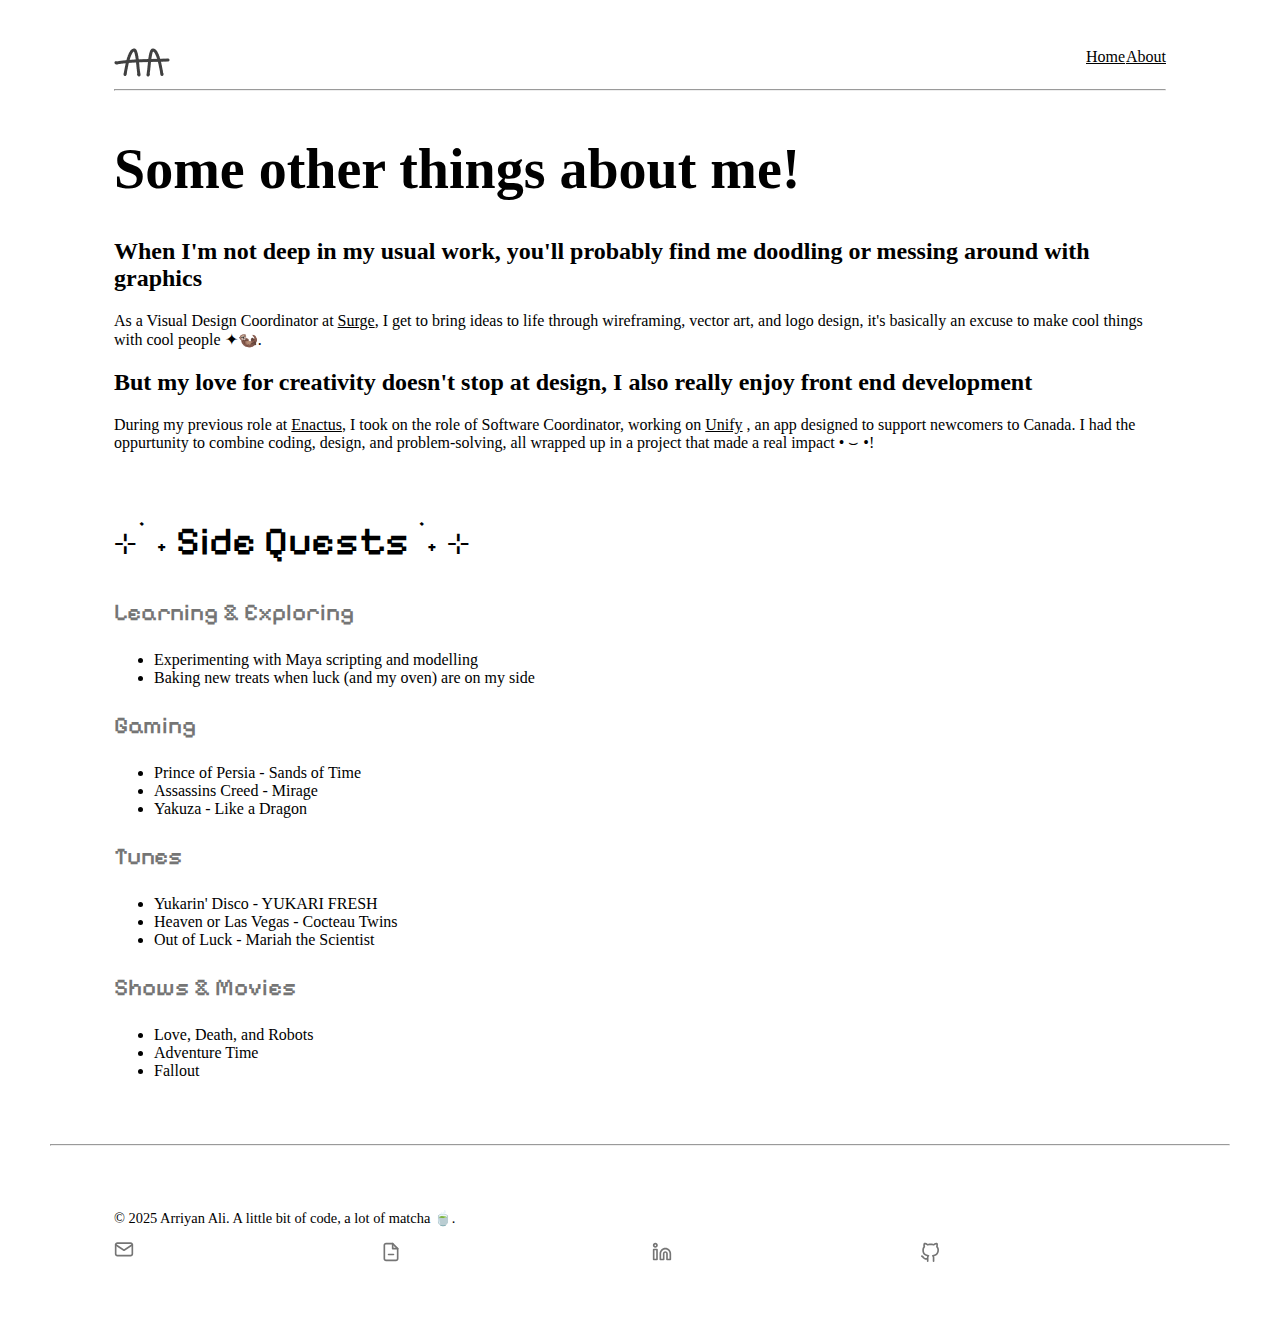
<file: pages/about.html>
<!DOCTYPE html>
<html lang="en">
<head>
  <meta charset="UTF-8">
  <link rel="stylesheet" href="../css/main.css">
  <link rel="stylesheet" href="../css/grid.css">
  <link rel="stylesheet" href="../css/fonts.css">
  <link rel="stylesheet" href="../css/about-style.css">
  <meta name="viewport" content="width=device-width, initial-scale=1.0">
  <meta name="description" content="A short bio about Arriyan Ali, a designer and storyteller.">
  <title>About Me</title>

  <!-- browser icon details below -->
  <link rel="shortcut icon" type="image/x-icon" href="/favicon/favicon.ico" />
  <link rel="apple-touch-icon" sizes="180x180" href="/favicon/apple-touch-icon.png">
  <link rel="icon" type="image/png" sizes="32x32" href="/favicon/favicon-32x32.png">
  <link rel="icon" type="image/png" sizes="16x16" href="/favicon/favicon-16x16.png">
  <link rel="manifest" href="/site.webmanifest">
  <meta name="msapplication-TileColor" content="#da532c">
  <meta name="theme-color" content="#ffffff">
</head>

<body>
  <div class="page-container">
    <!-- NAVIGATION SECTION -->
    <section class="nav-section grid nav-col">
      <a href="../index.html">
        <img class="nav-logo" src="../assets/navLogo.webp" alt="Arriyan Ali Logo, directs to homepage" width="56" height="29" >
      </a>
      <nav class="grid two-col">
        <a href="../index.html">Home</a>
        <a href="about.html">About</a>
      </nav>
    </section>
    <hr>
    <!-- END OF NAVIGATION -->

    <!-- MAIN ABOUT PAGE CONTENT SECTION -->
    <section class="grid leftbiased-two-col">
      <!-- MAIN BIO -->
      <div>
        <h1>Some other things about me!</h1>
        <h2>
          When I&apos;m not deep in my usual work, you&apos;ll probably find me doodling or messing around with graphics
        </h2>
        <p>
          As a Visual Design Coordinator at 
          <a href="https://sfusurge.com/" target="_blank">Surge</a>, 
          I get to bring ideas to life through wireframing, vector art, and logo 
          design, it&apos;s basically an excuse to make cool things with cool people &#10022;&#129446;.
        </p>

        <h2>
          But my love for creativity doesn&apos;t stop at design, I also really enjoy front end development
        </h2>
        <p>
          During my previous role at <a href="https://enactussfu.ca/#/projects/current-projects/unify" target="_blank">Enactus</a>, 
          I took on the role of Software Coordinator, 
          working on <a href="https://www.instagram.com/unifysocial.ca/" target="_blank">Unify</a>
          , an app designed to support 
          newcomers to Canada. I had the oppurtunity to combine coding, design, and 
          problem-solving, all wrapped up in a project that made a real impact &#8226; &#x2323; &#8226;!
        </p>
      </div>

      <!-- SOME HOBBIES AND INTERESTS -->
      <div class="hobbies">
        <h2>⊹ ࣪ ˖ Side Quests ࣪ ˖ ⊹</h2>

        <div>
          <h3>Learning &amp; Exploring</h3>
          <ul>
            <li>Experimenting with Maya scripting and modelling</li>
            <li>Baking new treats when luck (and my oven) are on my side</li>
          </ul>
        </div>

        <div>
          <h3>Gaming</h3>
          <ul>
            <li>Prince of Persia - Sands of Time</li>
            <li>Assassins Creed - Mirage</li>
            <li>Yakuza - Like a Dragon</li>
          </ul>
        </div>

        <div>
          <h3>Tunes</h3>
          <ul>
            <li>Yukarin&apos; Disco - YUKARI FRESH</li>
            <li>Heaven or Las Vegas - Cocteau Twins</li>
            <li>Out of Luck - Mariah the Scientist</li>
          </ul>
        </div>

        <div>
          <h3>Shows &amp; Movies</h3>
          <ul>
            <li>Love, Death, and Robots</li>
            <li>Adventure Time</li>
            <li>Fallout</li>
          </ul>
        </div>
      </div>
    </section>
  </div>

  <!-- FOOTER SECTION -->
  <footer>
    <hr>
    <section class="footer">
      <div class="copyright">
        <p>&copy; 2025 Arriyan Ali. A little bit of code, a lot of matcha &#x1F375;.</p>
      </div>

      <div class="grid four-col">
        <a href="#">
          <svg class="contact-svg" width="20" height="15" viewBox="0 0 20 15" fill="none" xmlns="http://www.w3.org/2000/svg" >
            <path fill-rule="evenodd" clip-rule="evenodd" d="M3.3331 1.96226C2.82418 1.96226 2.49132 2.34523 2.49132 2.70601V12.1178C2.49132 12.4786 2.82418 12.8615 3.3331 12.8615H16.6664C17.1754 12.8615 17.5082 12.4786 17.5082 12.1178V2.70601C17.5082 2.34523 17.1754 1.96226 16.6664 1.96226H3.3331ZM0.841553 2.70601C0.841553 1.3413 2.00869 0.3125 3.3331 0.3125H16.6664C17.9908 0.3125 19.158 1.3413 19.158 2.70601V12.1178C19.158 13.4825 17.9908 14.5113 16.6664 14.5113H3.3331C2.00869 14.5113 0.841553 13.4825 0.841553 12.1178V2.70601Z" fill="#757575"/>
            <path fill-rule="evenodd" clip-rule="evenodd" d="M0.9777 2.25202C1.22834 1.87159 1.73991 1.76637 2.12034 2.01701L9.99986 7.20822L17.8794 2.01701C18.2598 1.76637 18.7714 1.87159 19.022 2.25202C19.2727 2.63245 19.1674 3.14402 18.787 3.39466L10.4537 8.88486C10.1783 9.06626 9.82139 9.06626 9.54604 8.88486L1.21271 3.39466C0.832283 3.14402 0.727065 2.63245 0.9777 2.25202Z" fill="#757575"/>
            </svg>
        </a>

        <a href="#">
          <svg class="contact-svg" width="16" height="20" viewBox="0 0 16 20" fill="none" xmlns="http://www.w3.org/2000/svg" >
            <path fill-rule="evenodd" clip-rule="evenodd" d="M1.23806 1.57155C1.70531 1.1043 2.33905 0.841797 2.99985 0.841797H9.66652C9.88529 0.841797 10.0951 0.928704 10.2498 1.0834L15.2498 6.0834C15.4045 6.23809 15.4914 6.44791 15.4914 6.66668V16.6667C15.4914 17.3275 15.2289 17.9612 14.7616 18.4285C14.2944 18.8957 13.6607 19.1582 12.9998 19.1582H2.99985C2.33905 19.1582 1.70531 18.8957 1.23806 18.4285C0.770803 17.9612 0.508301 17.3275 0.508301 16.6667V3.33335C0.508301 2.67255 0.770802 2.03881 1.23806 1.57155ZM2.99985 2.49156C2.77659 2.49156 2.56248 2.58025 2.40462 2.73811C2.24675 2.89598 2.15806 3.11009 2.15806 3.33335V16.6667C2.15806 16.8899 2.24675 17.104 2.40462 17.2619C2.56248 17.4198 2.77659 17.5085 2.99985 17.5085H12.9998C13.2231 17.5085 13.4372 17.4198 13.5951 17.2619C13.7529 17.104 13.8416 16.8899 13.8416 16.6667V7.00836L9.32484 2.49156H2.99985Z" fill="#757575"/>
            <path fill-rule="evenodd" clip-rule="evenodd" d="M9.66668 0.841797C10.1222 0.841797 10.4916 1.21111 10.4916 1.66668V5.8418H14.6667C15.1222 5.8418 15.4916 6.21111 15.4916 6.66668C15.4916 7.12225 15.1222 7.49156 14.6667 7.49156H9.66668C9.21111 7.49156 8.8418 7.12225 8.8418 6.66668V1.66668C8.8418 1.21111 9.21111 0.841797 9.66668 0.841797Z" fill="#757575"/>
            <path fill-rule="evenodd" clip-rule="evenodd" d="M4.67505 12.4997C4.67505 12.0441 5.04436 11.6748 5.49993 11.6748H10.4999C10.9555 11.6748 11.3248 12.0441 11.3248 12.4997C11.3248 12.9553 10.9555 13.3246 10.4999 13.3246H5.49993C5.04436 13.3246 4.67505 12.9553 4.67505 12.4997Z" fill="#757575"/>
          </svg>
            
        </a>

        <a href="https://www.linkedin.com/in/arriyanali/" target="_blank">
          <svg class="contact-svg" width="20" height="19" viewBox="0 0 20 19" fill="none" xmlns="http://www.w3.org/2000/svg" >
            <path fill-rule="evenodd" clip-rule="evenodd" d="M13.3332 7.49156C12.2259 7.49156 11.1639 7.93144 10.3809 8.71442C9.59794 9.49741 9.15806 10.5594 9.15806 11.6667V16.6751H10.8416V11.6667C10.8416 11.0059 11.1041 10.3721 11.5714 9.90489C12.0386 9.43763 12.6724 9.17513 13.3332 9.17513C13.994 9.17513 14.6277 9.43763 15.095 9.90489C15.5622 10.3721 15.8247 11.0059 15.8247 11.6667V16.6751H17.5083V11.6667C17.5083 10.5594 17.0684 9.49741 16.2854 8.71442C15.5025 7.93144 14.4405 7.49156 13.3332 7.49156ZM9.21437 7.54787C10.3067 6.45549 11.7883 5.8418 13.3332 5.8418C14.878 5.8418 16.3596 6.45549 17.452 7.54787C18.5444 8.64024 19.1581 10.1218 19.1581 11.6667V17.5C19.1581 17.9556 18.7888 18.3249 18.3332 18.3249H14.9998C14.5443 18.3249 14.175 17.9556 14.175 17.5V11.6667C14.175 11.4434 14.0863 11.2293 13.9284 11.0714C13.7705 10.9136 13.5564 10.8249 13.3332 10.8249C13.1099 10.8249 12.8958 10.9136 12.738 11.0714C12.5801 11.2293 12.4914 11.4434 12.4914 11.6667V17.5C12.4914 17.9556 12.1221 18.3249 11.6665 18.3249H8.33318C7.87761 18.3249 7.5083 17.9556 7.5083 17.5V11.6667C7.5083 10.1218 8.12199 8.64024 9.21437 7.54787Z" fill="#757575"/>
            <path fill-rule="evenodd" clip-rule="evenodd" d="M0.841553 7.50017C0.841553 7.04461 1.21086 6.67529 1.66643 6.67529H4.99977C5.45534 6.67529 5.82465 7.04461 5.82465 7.50017V17.5002C5.82465 17.9557 5.45534 18.3251 4.99977 18.3251H1.66643C1.21086 18.3251 0.841553 17.9557 0.841553 17.5002V7.50017ZM2.49132 8.32506V16.6753H4.17489V8.32506H2.49132Z" fill="#757575"/>
            <path fill-rule="evenodd" clip-rule="evenodd" d="M3.3331 2.49107C2.8682 2.49107 2.49132 2.86795 2.49132 3.33286C2.49132 3.79776 2.8682 4.17464 3.3331 4.17464C3.79801 4.17464 4.17489 3.79776 4.17489 3.33286C4.17489 2.86795 3.79801 2.49107 3.3331 2.49107ZM0.841553 3.33286C0.841553 1.95681 1.95706 0.841309 3.3331 0.841309C4.70915 0.841309 5.82465 1.95681 5.82465 3.33286C5.82465 4.7089 4.70915 5.82441 3.3331 5.82441C1.95706 5.82441 0.841553 4.7089 0.841553 3.33286Z" fill="#757575"/>
          </svg>
        </a>

        <a href="#">
          <svg class="contact-svg" width="18" height="20" viewBox="0 0 18 20" fill="none" xmlns="http://www.w3.org/2000/svg" >
            <path fill-rule="evenodd" clip-rule="evenodd" d="M12.4343 1.90127C14.0446 0.885852 15.0897 0.703111 15.6611 0.716481C15.9794 0.723929 16.4301 0.859814 16.6852 1.30165C16.8462 1.58044 16.9084 1.89974 16.9364 2.1642C16.966 2.44354 16.9653 2.74678 16.9499 3.04488C16.9256 3.51294 16.8617 4.01965 16.791 4.48707C17.5234 5.43215 17.9998 6.60588 18 7.86931V7.86946C18 10.3366 17.2454 11.9898 15.9928 13.0431C15.1481 13.7534 14.1382 14.1365 13.1427 14.3548C13.1569 14.3907 13.1705 14.4268 13.1836 14.4631C13.3554 14.9401 13.426 15.4475 13.391 15.953V19.1656C13.391 19.6237 13.0197 19.9951 12.5616 19.9951C12.1034 19.9951 11.7321 19.6237 11.7321 19.1656V15.9226C11.7321 15.9008 11.7329 15.8791 11.7346 15.8575C11.7568 15.5753 11.7187 15.2916 11.6228 15.0252C11.5268 14.7589 11.3753 14.516 11.1783 14.3128C10.958 14.0855 10.8862 13.7527 10.9932 13.4549C11.1002 13.1571 11.3674 12.9461 11.682 12.911C12.951 12.7696 14.0969 12.4698 14.9251 11.7734C15.7129 11.1109 16.341 9.97785 16.341 7.86961M12.4343 1.90127C10.4723 1.34141 8.63234 1.47045 6.8418 1.91322C5.78872 1.24669 4.97716 0.935777 4.37923 0.803035C4.05031 0.730013 3.78714 0.711203 3.58651 0.716725C3.48641 0.71948 3.40283 0.728268 3.3354 0.739022C3.30173 0.744392 3.27222 0.750231 3.24683 0.756004C3.23414 0.758889 3.22249 0.761755 3.21189 0.764532C3.20658 0.765921 3.20154 0.767286 3.19676 0.768621C3.19437 0.769289 3.19204 0.769948 3.18978 0.770599C3.18865 0.770924 3.18754 0.771247 3.18644 0.771568L3.18481 0.772047C3.184 0.772285 3.1832 0.772522 3.41908 1.56777L3.1832 0.772522C2.94678 0.842648 2.75382 1.01433 2.65667 1.24099C2.20895 2.28556 2.12643 3.44529 2.41351 4.53502C1.66189 5.48859 1.25119 6.67282 1.25718 7.89675C1.25762 10.3486 2.01381 11.9915 3.26443 13.0431C4.11059 13.7546 5.1231 14.1421 6.12013 14.3684C6.10619 14.4033 6.09279 14.4384 6.07992 14.4737C5.90787 14.9459 5.83514 15.4484 5.86613 15.9498V16.0076C5.23169 16.1376 4.77414 16.1194 4.43615 16.0403C4.01186 15.941 3.69757 15.7277 3.40646 15.4366C3.25623 15.2863 3.11539 15.1186 2.9657 14.9311C2.92669 14.8822 2.88537 14.8298 2.84254 14.7754C2.73227 14.6355 2.61201 14.4828 2.49553 14.3461C2.16839 13.962 1.71188 13.5032 1.03087 13.3329C0.586432 13.2218 0.136072 13.492 0.0249628 13.9365C-0.0861466 14.3809 0.184069 14.8312 0.628507 14.9424C0.78549 14.9816 0.957471 15.0988 1.23264 15.4219C1.32757 15.5333 1.4161 15.6457 1.51707 15.7739C1.5644 15.834 1.61446 15.8976 1.66919 15.9661C1.83049 16.1682 2.01698 16.3933 2.23338 16.6097C2.67551 17.0518 3.25158 17.4669 4.05809 17.6557C4.59084 17.7804 5.1874 17.7977 5.86613 17.6928V19.1656C5.86613 19.6237 6.23751 19.9951 6.69562 19.9951C7.15374 19.9951 7.52512 19.6237 7.52512 19.1656V16.6709C7.52541 16.6583 7.52541 16.6456 7.52512 16.633V15.9226C7.52512 15.9031 7.52443 15.8837 7.52307 15.8644C7.50343 15.585 7.54281 15.3047 7.63867 15.0416C7.73452 14.7786 7.88469 14.5386 8.07941 14.3374C8.2981 14.1114 8.3702 13.7812 8.26559 13.4846C8.16098 13.188 7.89765 12.9761 7.58557 12.9374C6.31239 12.7792 5.16324 12.4722 4.33211 11.7734C3.54259 11.1095 2.91617 9.98351 2.91617 7.8946C2.91617 7.89368 2.91617 7.89275 2.91616 7.89182L2.91615 7.89019C2.91103 6.92599 3.27956 5.99729 3.94442 5.29896C4.16331 5.06905 4.23179 4.73438 4.1208 4.43697C3.87842 3.7875 3.84065 3.08408 4.00528 2.41943C4.01004 2.42046 4.01484 2.42151 4.01968 2.42259C4.42967 2.51361 5.15415 2.77331 6.23376 3.49701C6.43322 3.63071 6.68084 3.67142 6.91261 3.60861C8.73216 3.11547 10.4623 2.98984 12.302 3.59585C12.5449 3.67584 12.811 3.63937 13.0234 3.49701C14.1538 2.73929 14.8936 2.49058 15.2931 2.41097C15.3041 2.56041 15.3042 2.74432 15.2931 2.9589C15.2671 3.45964 15.1845 4.04419 15.0949 4.59333C15.0548 4.83877 15.127 5.08925 15.2915 5.27575C15.9464 6.01814 16.3408 6.93453 16.341 7.86946" fill="#757575"/>
          </svg> 
        </a>
      </div>
    </section>
  </footer>
  <!-- END OF FOOTER -->
  
</body>
</html>
</file>
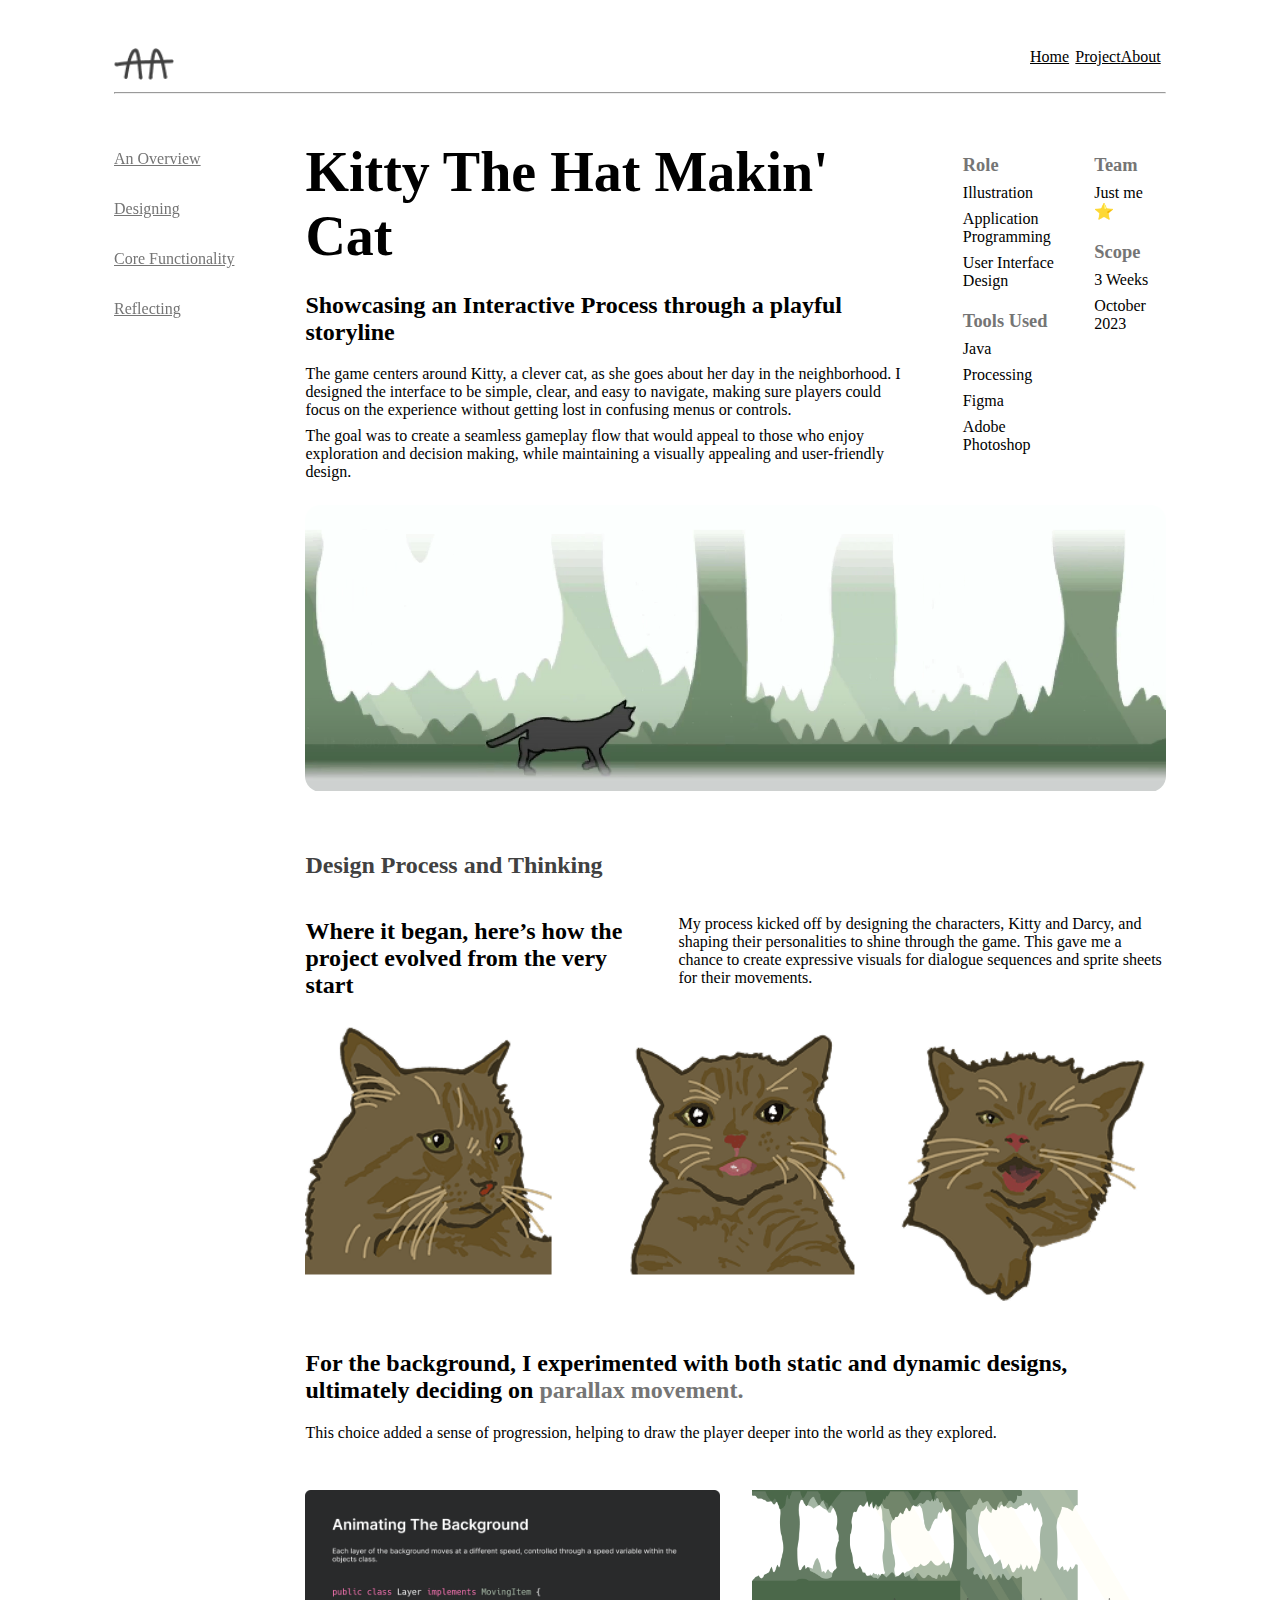
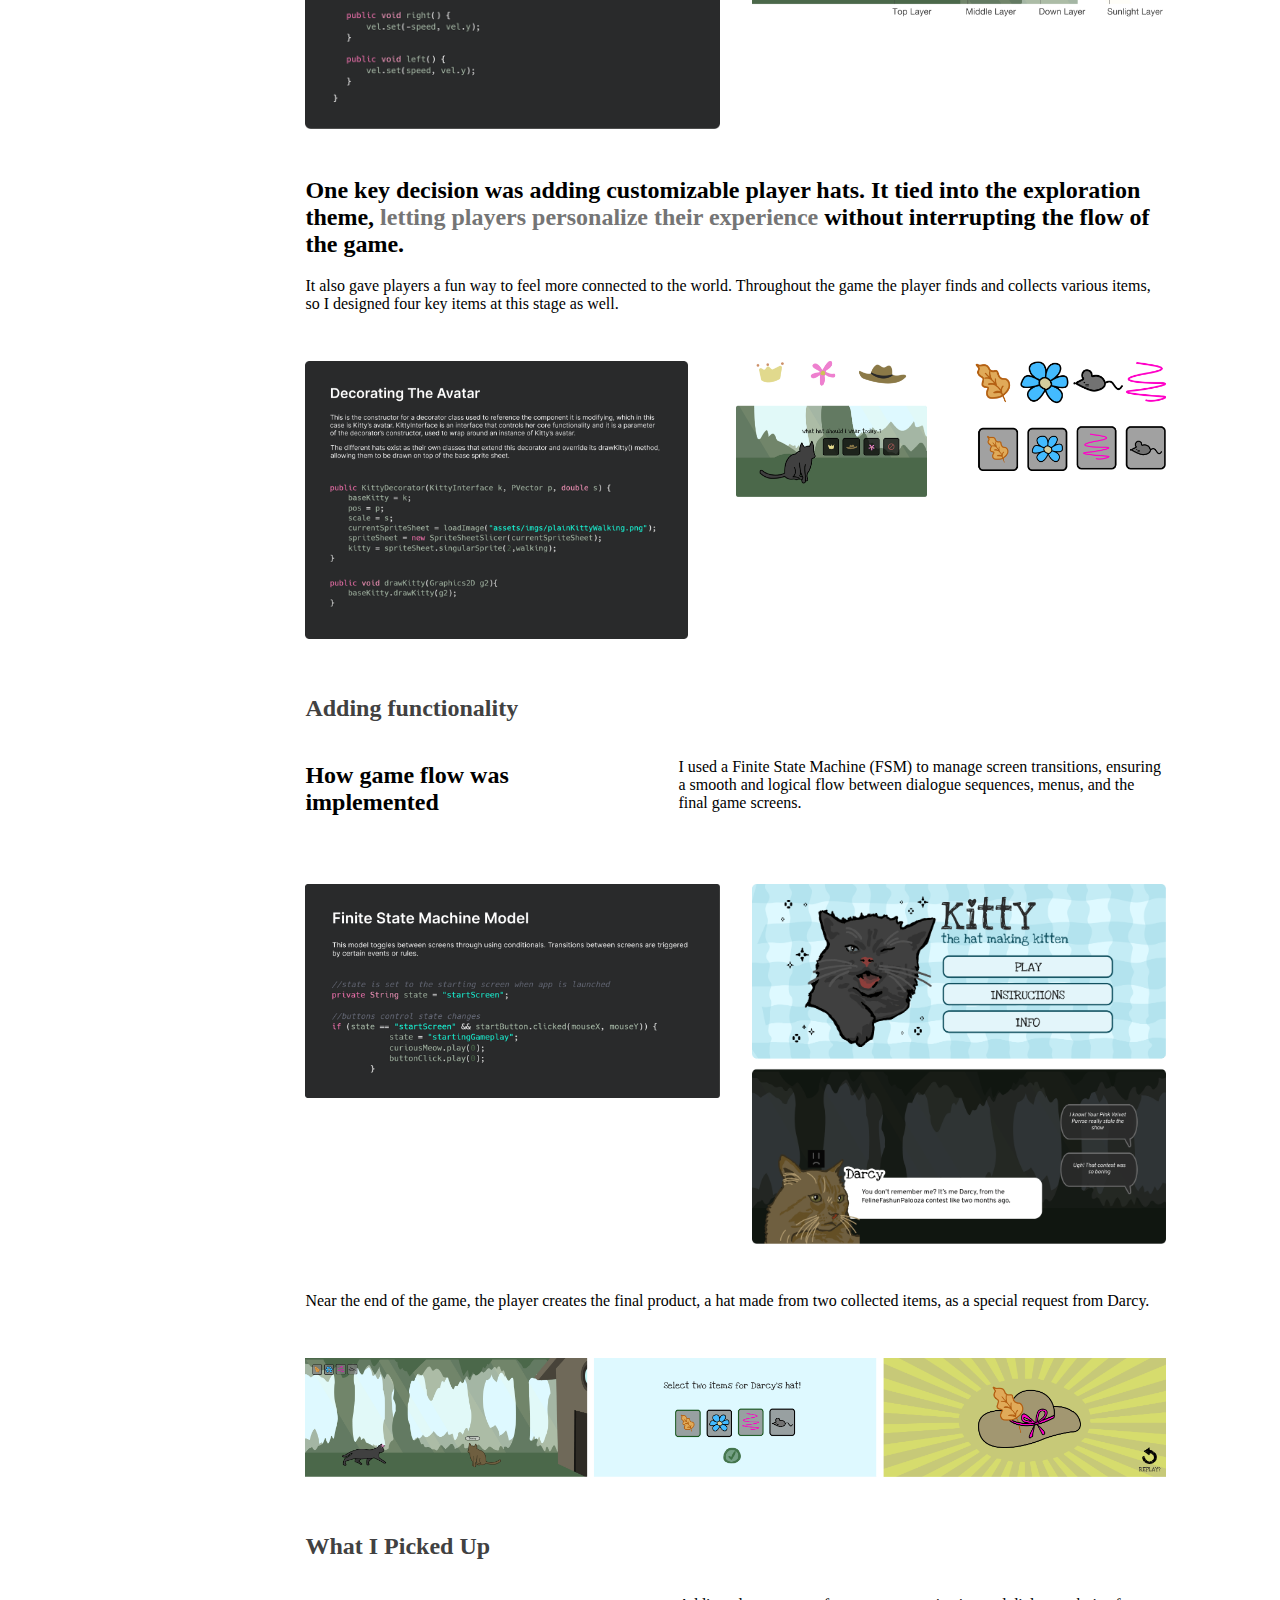
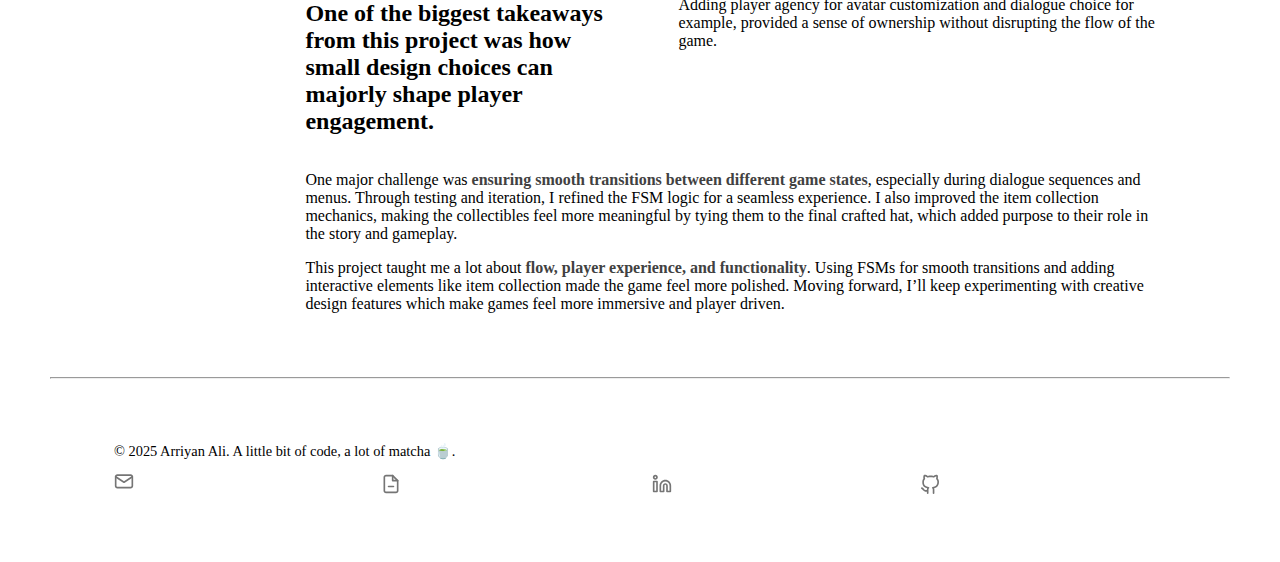
<file: pages/kittyProject.html>
<!DOCTYPE html>
<html lang="en">
<head>
  <meta charset="UTF-8">
  <link rel="stylesheet" href="../css/main.css">
  <link rel="stylesheet" href="../css/grid.css">
  <link rel="stylesheet" href="../css/fonts.css">
  <link rel="stylesheet" href="../css/proj-style.css">
  <meta name="viewport" content="width=device-width, initial-scale=1.0">
  <meta name="description" content="Arriyan Ali's Kitty The Hat Makin' Cat project.">
  <title>Game Project</title>
</head>
<body>
  <div class="page-container">
    <!-- NAVIGATION SECTION -->
    <section class="nav-section grid nav-col">
      <a href="../index.html">
        <img class="nav-logo" src="../assets/navLogo.webp" loading="lazy" alt="Arriyan Ali Logo, directs to homepage" width="60" height="32">
      </a>
      <nav class="grid three-col">
        <a href="../index.html">Home</a>
        <a href="kittyProject.html">Project</a>
        <a href="about.html">About</a>
      </nav>
    </section>
    <hr>
    <!-- END OF NAVIGATION -->

    <!-- PROJECT PAGE CONTENT SECTION -->
     <section class="grid proj-col">
      <div class="grid sidebar-sections">
        <a href="#overview">An Overview</a>
        <a href="#design">Designing</a>
        <a href="#functionality">Core Functionality</a>
        <a href="#reflection">Reflecting</a>
      </div>

      <div>
        <!-- OVERVIEW SECTION -->
        <section id="overview" class="grid proj-overview-col">
          <div>
            <h1 class="page-title">Kitty The Hat Makin&#39; Cat</h1>
            <h2>Showcasing an Interactive Process through a playful storyline</h2>
            <p>
              The game centers around Kitty, a clever cat, as she goes about her day 
              in the neighborhood.  I designed the interface to be simple, clear, and 
              easy to navigate, making sure players could focus on the experience without 
              getting lost in confusing menus or controls.
            </p>
            <p>
              The goal was to create a seamless gameplay flow that would appeal to those who 
              enjoy exploration and decision making, while maintaining a visually appealing 
              and user-friendly design.
            </p>
          </div>

          <div class="grid overview-details-col">
            <div>
              <p class="overview-title">Role</p>
              <p>Illustration</p>
              <p>Application Programming</p>
              <p>User Interface Design</p>
  
              <p class="overview-title">Tools Used</p>
              <p>Java</p>
              <p>Processing</p>
              <p>Figma</p>
              <p>Adobe Photoshop</p>
            </div>
  
            <div>
              <p class="overview-title">Team</p>
              <p>Just me &#11088;</p>
  
              <p class="overview-title">Scope</p>
              <p>3 Weeks</p>
              <p>October 2023</p>
            </div>
          </div>
        </section>
        <!-- END OF OVERVIEW SECTION -->

        <!-- PROJECT PROCESS/CONTENT SECTION-->
        <video class="proj-video" controls autoplay loop muted poster="../assets//proj-images/projBannervid.mp4">
          <source src="../assets//proj-images//projBannervid.mp4" type="video/mp4">
          Your browser does not support the video tag.
        </video>

        <!-- DESIGN SECTION-->
        <section id="design">
          <h2 class="section-header">Design Process and Thinking</h2>
          <div class="grid paragraph-col">
            <h2>Where it began, here&rsquo;s how the project evolved from the very start</h2>
            <p>
              My process kicked off by designing the characters, Kitty and Darcy, 
              and shaping their personalities to shine through the game. This gave 
              me a chance to create expressive visuals for dialogue sequences and 
              sprite sheets for their movements.
            </p>
          </div>
          <img class="proj-img proj-first-img" src="../assets/proj-images/charPersonality.png" loading="lazy" alt="Cat character faces in the game" width="688" height="226">

          <div class="paragraph-detail">
            <h2>For the background, I experimented with both static and dynamic designs, ultimately deciding on <b>parallax movement.</b></h2>
            <p>This choice added a sense of progression, helping to draw the player deeper into the world as they explored.</p>
          </div>
          
          <div class="grid two-col paragraph-detail">
            <img src="../assets/proj-images/layerCode.png" loading="lazy" alt="Code controlling the movement of the layers" width="920" height="530">
            <img  src="../assets/proj-images/backgroundLayers.png" loading="lazy" alt="The game environment layers separated and highlighted " width="1366" height="428">
          </div>

          <div class="paragraph-detail">
            <h2>
              One key decision was adding customizable player hats. It tied into the exploration theme, 
              <b>letting players personalize their experience</b> without interrupting the flow of the game.
            </h2>
            <p>
              It also gave players a fun way to feel more connected to the world. Throughout the game the 
              player finds and collects various items, so I designed four key items at this stage as well.
            </p>
          </div>

          <div class="grid three-col-leftbias paragraph-detail">
            <img src="../assets/proj-images/avatarDecorCode.png" loading="lazy" alt="Code displaying avatar customization" width="1174" height="852">
            <img src="../assets/proj-images/avatarDecor.png" loading="lazy" alt="Showcasing avatar customization options" width="762" height="541">
            <img src="../assets/proj-images/worldItems.png" loading="lazy" alt="Items within the game world" width="706" height="404">
          </div>
        </section>
        <!-- END OF DESIGN SECTION-->


        <!-- FUNCTIONALITY SECTION-->
        <section id="functionality">
          <h2 class="section-header">Adding functionality</h2>
          <div class="grid paragraph-col">
            <h2>How game flow was implemented</h2>
            <p>
              I used a Finite State Machine (FSM) to manage screen transitions, 
              ensuring a smooth and logical flow between dialogue sequences, menus, 
              and the final game screens.
            </p>
          </div>

          <div class="grid two-col paragraph-detail">
            <img src="../assets/proj-images/FSMcode.png" loading="lazy" alt="Code describing the Finite State Machine model" width="650" height="374">
            <img src="../assets/proj-images/dialogueScreen.png" loading="lazy" alt="The menu and dialogue game screens" width="1282" height="664">
          </div>

          <p class="paragraph-detail">
            Near the end of the game, the player creates the final product, a hat 
            made from two collected items, as a special request from Darcy.
          </p>
          <img class="proj-img paragraph-detail" src="../assets/proj-images/gameFlow.png" loading="lazy" alt="Showing the flow of screens througout the game" width="3156" height="437">

        </section>
        <!-- END OF FUNCTIONALITY SECTION -->

        <!-- REFLECTION SECTION-->
        <section id="reflection">
          <h2 class="section-header">What I Picked Up</h2>
          <div class="grid paragraph-col">
            <h2>One of the biggest takeaways from this project was how small design choices can majorly shape player engagement.</h2>
            <p>
              Adding player agency for avatar customization and dialogue choice for example, 
              provided a sense of ownership without disrupting the flow of the game.
            </p>
          </div>

          <p>
            One major challenge was <b>ensuring smooth transitions between different game states</b>, 
            especially during dialogue sequences and menus. Through testing and iteration, I 
            refined the FSM logic for a seamless experience. I also improved the item collection 
            mechanics, making the collectibles feel more meaningful by tying them to the final 
            crafted hat, which added purpose to their role in the story and gameplay.
          </p>

          <p>
            This project taught me a lot about <b>flow, player experience, and functionality</b>. 
            Using FSMs for smooth transitions and adding interactive elements like item collection 
            made the game feel more polished. Moving forward, I&rsquo;ll keep experimenting with 
            creative design features which make games feel more immersive and player driven.
          </p>
        </section>
        <!-- END OF REFLECTION SECTION -->

        <!-- END OF PROJECT PROCESS/CONTENT SECTION-->
      </div>
    </section>
    <!-- END OF PROJECT PAGE CONTENT SECTION -->
  </div>

  <!-- FOOTER SECTION -->
  <footer>
    <hr>
    <section class="footer">
      <div class="copyright">
        <p>&copy; 2025 Arriyan Ali. A little bit of code, a lot of matcha &#x1F375;.</p>
      </div>

      <div class="grid four-col">
        <a href="#">
          <svg class="contact-svg" width="20" height="15" viewBox="0 0 20 15" fill="none" xmlns="http://www.w3.org/2000/svg">
            <path fill-rule="evenodd" clip-rule="evenodd" d="M3.3331 1.96226C2.82418 1.96226 2.49132 2.34523 2.49132 2.70601V12.1178C2.49132 12.4786 2.82418 12.8615 3.3331 12.8615H16.6664C17.1754 12.8615 17.5082 12.4786 17.5082 12.1178V2.70601C17.5082 2.34523 17.1754 1.96226 16.6664 1.96226H3.3331ZM0.841553 2.70601C0.841553 1.3413 2.00869 0.3125 3.3331 0.3125H16.6664C17.9908 0.3125 19.158 1.3413 19.158 2.70601V12.1178C19.158 13.4825 17.9908 14.5113 16.6664 14.5113H3.3331C2.00869 14.5113 0.841553 13.4825 0.841553 12.1178V2.70601Z" fill="#757575"/>
            <path fill-rule="evenodd" clip-rule="evenodd" d="M0.9777 2.25202C1.22834 1.87159 1.73991 1.76637 2.12034 2.01701L9.99986 7.20822L17.8794 2.01701C18.2598 1.76637 18.7714 1.87159 19.022 2.25202C19.2727 2.63245 19.1674 3.14402 18.787 3.39466L10.4537 8.88486C10.1783 9.06626 9.82139 9.06626 9.54604 8.88486L1.21271 3.39466C0.832283 3.14402 0.727065 2.63245 0.9777 2.25202Z" fill="#757575"/>
            </svg>
        </a>

        <a href="#">
          <svg class="contact-svg" width="16" height="20" viewBox="0 0 16 20" fill="none" xmlns="http://www.w3.org/2000/svg" >
            <path fill-rule="evenodd" clip-rule="evenodd" d="M1.23806 1.57155C1.70531 1.1043 2.33905 0.841797 2.99985 0.841797H9.66652C9.88529 0.841797 10.0951 0.928704 10.2498 1.0834L15.2498 6.0834C15.4045 6.23809 15.4914 6.44791 15.4914 6.66668V16.6667C15.4914 17.3275 15.2289 17.9612 14.7616 18.4285C14.2944 18.8957 13.6607 19.1582 12.9998 19.1582H2.99985C2.33905 19.1582 1.70531 18.8957 1.23806 18.4285C0.770803 17.9612 0.508301 17.3275 0.508301 16.6667V3.33335C0.508301 2.67255 0.770802 2.03881 1.23806 1.57155ZM2.99985 2.49156C2.77659 2.49156 2.56248 2.58025 2.40462 2.73811C2.24675 2.89598 2.15806 3.11009 2.15806 3.33335V16.6667C2.15806 16.8899 2.24675 17.104 2.40462 17.2619C2.56248 17.4198 2.77659 17.5085 2.99985 17.5085H12.9998C13.2231 17.5085 13.4372 17.4198 13.5951 17.2619C13.7529 17.104 13.8416 16.8899 13.8416 16.6667V7.00836L9.32484 2.49156H2.99985Z" fill="#757575"/>
            <path fill-rule="evenodd" clip-rule="evenodd" d="M9.66668 0.841797C10.1222 0.841797 10.4916 1.21111 10.4916 1.66668V5.8418H14.6667C15.1222 5.8418 15.4916 6.21111 15.4916 6.66668C15.4916 7.12225 15.1222 7.49156 14.6667 7.49156H9.66668C9.21111 7.49156 8.8418 7.12225 8.8418 6.66668V1.66668C8.8418 1.21111 9.21111 0.841797 9.66668 0.841797Z" fill="#757575"/>
            <path fill-rule="evenodd" clip-rule="evenodd" d="M4.67505 12.4997C4.67505 12.0441 5.04436 11.6748 5.49993 11.6748H10.4999C10.9555 11.6748 11.3248 12.0441 11.3248 12.4997C11.3248 12.9553 10.9555 13.3246 10.4999 13.3246H5.49993C5.04436 13.3246 4.67505 12.9553 4.67505 12.4997Z" fill="#757575"/>
          </svg>
            
        </a>

        <a href="#">
          <svg class="contact-svg" width="20" height="19" viewBox="0 0 20 19" fill="none" xmlns="http://www.w3.org/2000/svg" >
            <path fill-rule="evenodd" clip-rule="evenodd" d="M13.3332 7.49156C12.2259 7.49156 11.1639 7.93144 10.3809 8.71442C9.59794 9.49741 9.15806 10.5594 9.15806 11.6667V16.6751H10.8416V11.6667C10.8416 11.0059 11.1041 10.3721 11.5714 9.90489C12.0386 9.43763 12.6724 9.17513 13.3332 9.17513C13.994 9.17513 14.6277 9.43763 15.095 9.90489C15.5622 10.3721 15.8247 11.0059 15.8247 11.6667V16.6751H17.5083V11.6667C17.5083 10.5594 17.0684 9.49741 16.2854 8.71442C15.5025 7.93144 14.4405 7.49156 13.3332 7.49156ZM9.21437 7.54787C10.3067 6.45549 11.7883 5.8418 13.3332 5.8418C14.878 5.8418 16.3596 6.45549 17.452 7.54787C18.5444 8.64024 19.1581 10.1218 19.1581 11.6667V17.5C19.1581 17.9556 18.7888 18.3249 18.3332 18.3249H14.9998C14.5443 18.3249 14.175 17.9556 14.175 17.5V11.6667C14.175 11.4434 14.0863 11.2293 13.9284 11.0714C13.7705 10.9136 13.5564 10.8249 13.3332 10.8249C13.1099 10.8249 12.8958 10.9136 12.738 11.0714C12.5801 11.2293 12.4914 11.4434 12.4914 11.6667V17.5C12.4914 17.9556 12.1221 18.3249 11.6665 18.3249H8.33318C7.87761 18.3249 7.5083 17.9556 7.5083 17.5V11.6667C7.5083 10.1218 8.12199 8.64024 9.21437 7.54787Z" fill="#757575"/>
            <path fill-rule="evenodd" clip-rule="evenodd" d="M0.841553 7.50017C0.841553 7.04461 1.21086 6.67529 1.66643 6.67529H4.99977C5.45534 6.67529 5.82465 7.04461 5.82465 7.50017V17.5002C5.82465 17.9557 5.45534 18.3251 4.99977 18.3251H1.66643C1.21086 18.3251 0.841553 17.9557 0.841553 17.5002V7.50017ZM2.49132 8.32506V16.6753H4.17489V8.32506H2.49132Z" fill="#757575"/>
            <path fill-rule="evenodd" clip-rule="evenodd" d="M3.3331 2.49107C2.8682 2.49107 2.49132 2.86795 2.49132 3.33286C2.49132 3.79776 2.8682 4.17464 3.3331 4.17464C3.79801 4.17464 4.17489 3.79776 4.17489 3.33286C4.17489 2.86795 3.79801 2.49107 3.3331 2.49107ZM0.841553 3.33286C0.841553 1.95681 1.95706 0.841309 3.3331 0.841309C4.70915 0.841309 5.82465 1.95681 5.82465 3.33286C5.82465 4.7089 4.70915 5.82441 3.3331 5.82441C1.95706 5.82441 0.841553 4.7089 0.841553 3.33286Z" fill="#757575"/>
          </svg>
        </a>

        <a href="#">
          <svg class="contact-svg" width="18" height="20" viewBox="0 0 18 20" fill="none" xmlns="http://www.w3.org/2000/svg" >
            <path fill-rule="evenodd" clip-rule="evenodd" d="M12.4343 1.90127C14.0446 0.885852 15.0897 0.703111 15.6611 0.716481C15.9794 0.723929 16.4301 0.859814 16.6852 1.30165C16.8462 1.58044 16.9084 1.89974 16.9364 2.1642C16.966 2.44354 16.9653 2.74678 16.9499 3.04488C16.9256 3.51294 16.8617 4.01965 16.791 4.48707C17.5234 5.43215 17.9998 6.60588 18 7.86931V7.86946C18 10.3366 17.2454 11.9898 15.9928 13.0431C15.1481 13.7534 14.1382 14.1365 13.1427 14.3548C13.1569 14.3907 13.1705 14.4268 13.1836 14.4631C13.3554 14.9401 13.426 15.4475 13.391 15.953V19.1656C13.391 19.6237 13.0197 19.9951 12.5616 19.9951C12.1034 19.9951 11.7321 19.6237 11.7321 19.1656V15.9226C11.7321 15.9008 11.7329 15.8791 11.7346 15.8575C11.7568 15.5753 11.7187 15.2916 11.6228 15.0252C11.5268 14.7589 11.3753 14.516 11.1783 14.3128C10.958 14.0855 10.8862 13.7527 10.9932 13.4549C11.1002 13.1571 11.3674 12.9461 11.682 12.911C12.951 12.7696 14.0969 12.4698 14.9251 11.7734C15.7129 11.1109 16.341 9.97785 16.341 7.86961M12.4343 1.90127C10.4723 1.34141 8.63234 1.47045 6.8418 1.91322C5.78872 1.24669 4.97716 0.935777 4.37923 0.803035C4.05031 0.730013 3.78714 0.711203 3.58651 0.716725C3.48641 0.71948 3.40283 0.728268 3.3354 0.739022C3.30173 0.744392 3.27222 0.750231 3.24683 0.756004C3.23414 0.758889 3.22249 0.761755 3.21189 0.764532C3.20658 0.765921 3.20154 0.767286 3.19676 0.768621C3.19437 0.769289 3.19204 0.769948 3.18978 0.770599C3.18865 0.770924 3.18754 0.771247 3.18644 0.771568L3.18481 0.772047C3.184 0.772285 3.1832 0.772522 3.41908 1.56777L3.1832 0.772522C2.94678 0.842648 2.75382 1.01433 2.65667 1.24099C2.20895 2.28556 2.12643 3.44529 2.41351 4.53502C1.66189 5.48859 1.25119 6.67282 1.25718 7.89675C1.25762 10.3486 2.01381 11.9915 3.26443 13.0431C4.11059 13.7546 5.1231 14.1421 6.12013 14.3684C6.10619 14.4033 6.09279 14.4384 6.07992 14.4737C5.90787 14.9459 5.83514 15.4484 5.86613 15.9498V16.0076C5.23169 16.1376 4.77414 16.1194 4.43615 16.0403C4.01186 15.941 3.69757 15.7277 3.40646 15.4366C3.25623 15.2863 3.11539 15.1186 2.9657 14.9311C2.92669 14.8822 2.88537 14.8298 2.84254 14.7754C2.73227 14.6355 2.61201 14.4828 2.49553 14.3461C2.16839 13.962 1.71188 13.5032 1.03087 13.3329C0.586432 13.2218 0.136072 13.492 0.0249628 13.9365C-0.0861466 14.3809 0.184069 14.8312 0.628507 14.9424C0.78549 14.9816 0.957471 15.0988 1.23264 15.4219C1.32757 15.5333 1.4161 15.6457 1.51707 15.7739C1.5644 15.834 1.61446 15.8976 1.66919 15.9661C1.83049 16.1682 2.01698 16.3933 2.23338 16.6097C2.67551 17.0518 3.25158 17.4669 4.05809 17.6557C4.59084 17.7804 5.1874 17.7977 5.86613 17.6928V19.1656C5.86613 19.6237 6.23751 19.9951 6.69562 19.9951C7.15374 19.9951 7.52512 19.6237 7.52512 19.1656V16.6709C7.52541 16.6583 7.52541 16.6456 7.52512 16.633V15.9226C7.52512 15.9031 7.52443 15.8837 7.52307 15.8644C7.50343 15.585 7.54281 15.3047 7.63867 15.0416C7.73452 14.7786 7.88469 14.5386 8.07941 14.3374C8.2981 14.1114 8.3702 13.7812 8.26559 13.4846C8.16098 13.188 7.89765 12.9761 7.58557 12.9374C6.31239 12.7792 5.16324 12.4722 4.33211 11.7734C3.54259 11.1095 2.91617 9.98351 2.91617 7.8946C2.91617 7.89368 2.91617 7.89275 2.91616 7.89182L2.91615 7.89019C2.91103 6.92599 3.27956 5.99729 3.94442 5.29896C4.16331 5.06905 4.23179 4.73438 4.1208 4.43697C3.87842 3.7875 3.84065 3.08408 4.00528 2.41943C4.01004 2.42046 4.01484 2.42151 4.01968 2.42259C4.42967 2.51361 5.15415 2.77331 6.23376 3.49701C6.43322 3.63071 6.68084 3.67142 6.91261 3.60861C8.73216 3.11547 10.4623 2.98984 12.302 3.59585C12.5449 3.67584 12.811 3.63937 13.0234 3.49701C14.1538 2.73929 14.8936 2.49058 15.2931 2.41097C15.3041 2.56041 15.3042 2.74432 15.2931 2.9589C15.2671 3.45964 15.1845 4.04419 15.0949 4.59333C15.0548 4.83877 15.127 5.08925 15.2915 5.27575C15.9464 6.01814 16.3408 6.93453 16.341 7.86946" fill="#757575"/>
          </svg> 
        </a>
      </div>
    </section>
  </footer>
  <!-- END OF FOOTER -->
</body>
</html>
</file>
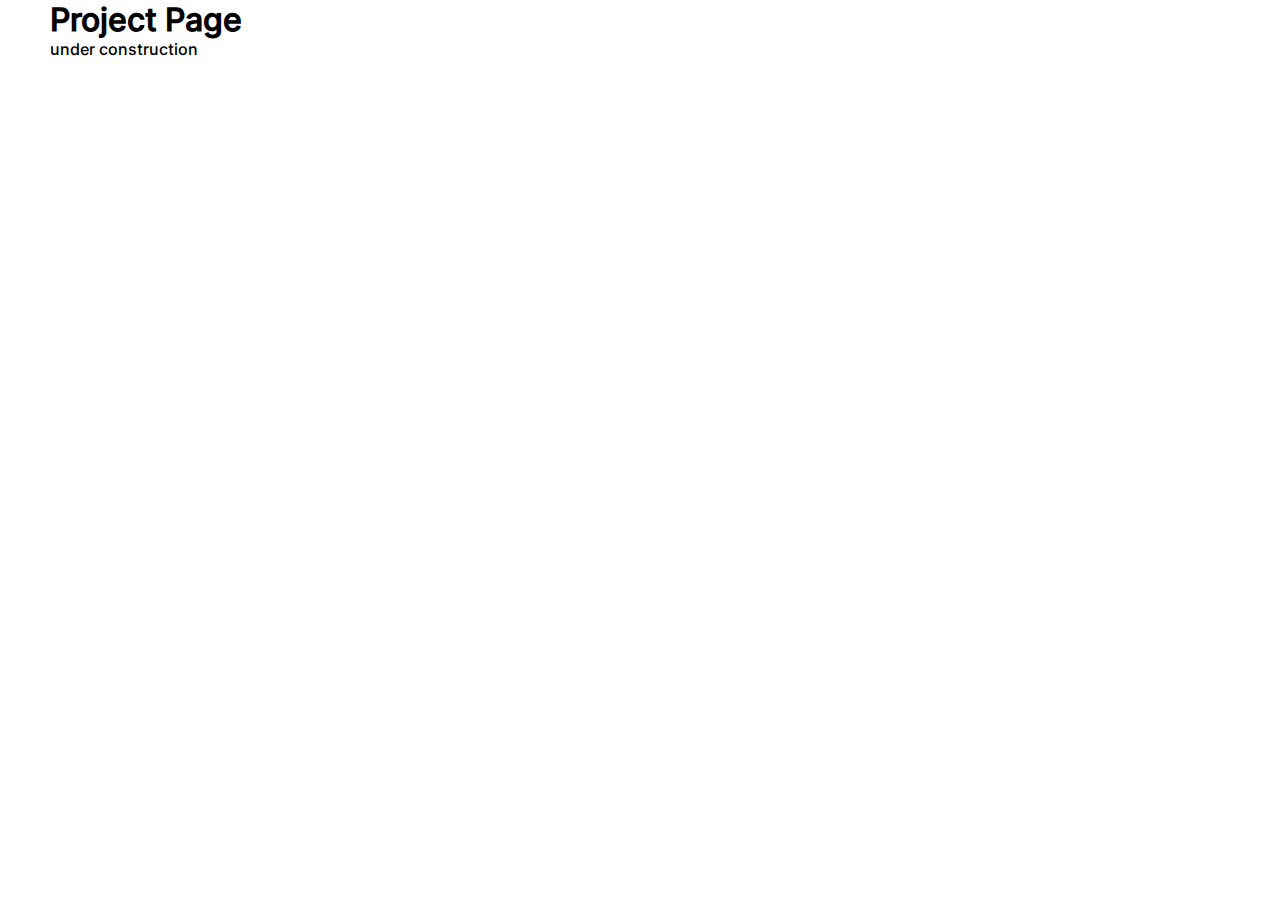
<file: pages/kittyProjPg.html>
<!DOCTYPE html>
<html>
    <head>
        <meta name="viewport" content="width=device-width, initial-scale=1, shrink-to-fit=no">
        <title>Kitty the Hat Makin' Cat</title>
        <meta charset="utf-8">
        <link rel="stylesheet" href="../main.css"> 
        <link rel="stylesheet" href="../grid.css">
        <link rel="stylesheet" href="../order.css">
    </head>

    <body>
        <h1>Project Page</h1>
        <p>under construction</p>

        <script language="JavaScript" type="text/javascript" src="../javascript/jquery-3.7.0.js"></script>   
        <script language="JavaScript" type="text/javascript" src="../javascript/imaginePage.js"></script>
    </body>
</html>
</file>
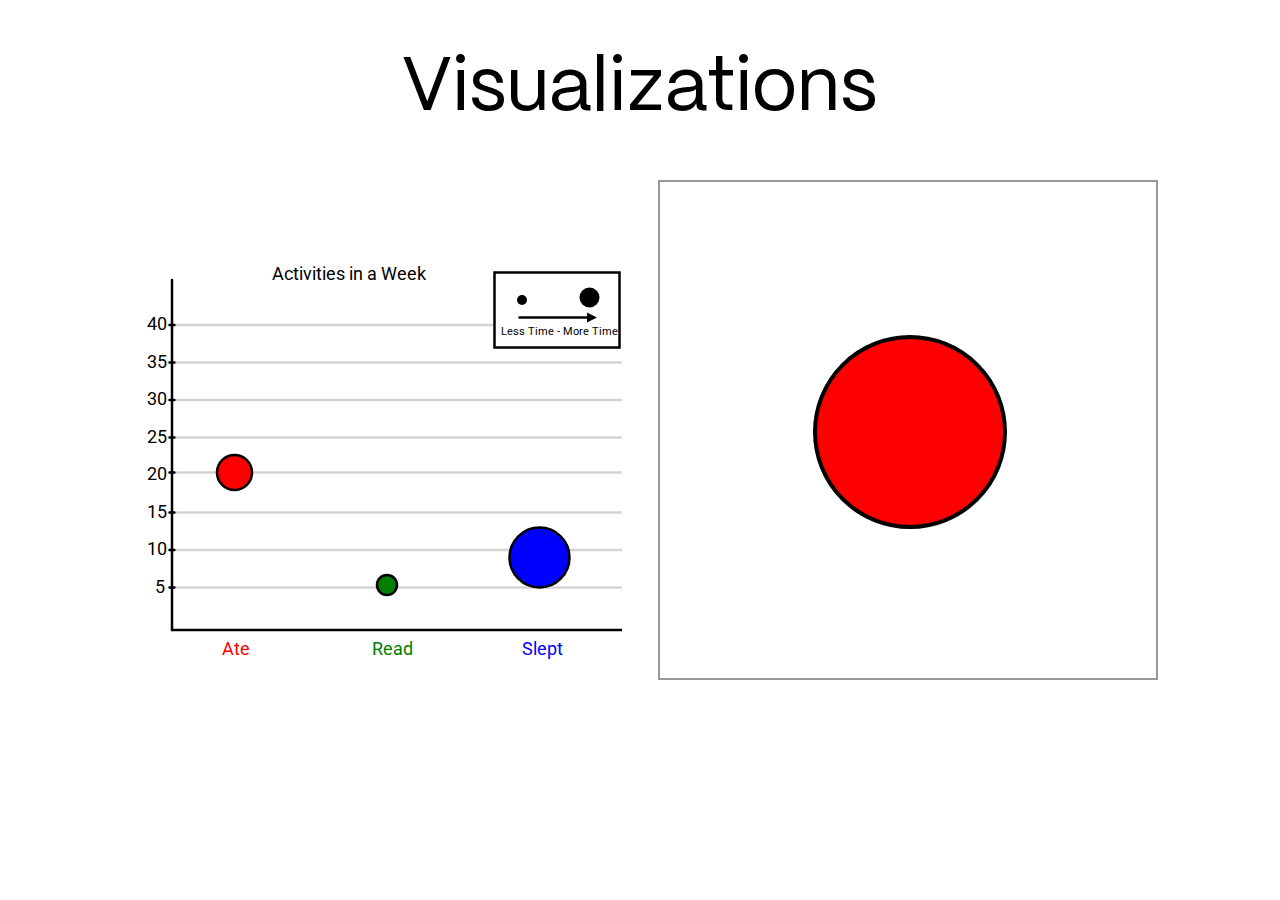
<file: visualizations/visualizations.html>
<!DOCTYPE html>
<html lang="en">
  <head>
    <meta charset="UTF-8">
    <link rel="stylesheet" href="../visualizations/main.js"> 
    <link rel="stylesheet" href="../visualizations/style.css"> 
    <meta name="viewport" content="width=device-width, initial-scale=1.0">
    <title>My Webpage</title>
  </head>
  <body>
    <h1  class="projPgTitle">
      Visualizations
    </h1>

    <defs>
      <style type="text/css">@import url('https://fonts.googleapis.com/css?family=Lato|Open+Sans|Oswald|Raleway|Roboto|Indie+Flower|Gamja+Flower');</style>
    </defs>
    <svg width="500px" height="500px" viewBox="-100 -100 200 200" >
        <!-- making the outline of the graph and adding some text -->
        <line x1="-80" y1="80" x2="100" y2="80"style="stroke: black; stroke-width: 1px; stroke-linecap: round;"/>
        <line x1="-80" y1="80" x2="-80" y2="-60"style="stroke: black; stroke-width: 1px; stroke-linecap: round;"/>
        <text x="-60" y="90" fill="red" font-size="7" style="font-family:Roboto">Ate</text>
        <text x="0" y="90" fill="green" font-size="7" style="font-family:Roboto">Read</text>
        <text x="60" y="90" fill="blue" font-size="7" style="font-family:Roboto">Slept</text>
        <text x="-40" y="-60" fill="black" font-size="7" style="font-family:Roboto">Activities in a Week</text>

        <!-- adding the nubers on the y-axis -->
        <text x="-87" y="65" fill="black" font-size="7" style="font-family:Roboto">5</text>
        <text x="-90" y="50" fill="black" font-size="7" style="font-family:Roboto">10</text>
        <text x="-90" y="35" fill="black" font-size="7" style="font-family:Roboto">15</text>
        <text x="-90" y="20" fill="black" font-size="7" style="font-family:Roboto">20</text>
        <text x="-90" y="5" fill="black" font-size="7" style="font-family:Roboto">25</text>
        <text x="-90" y="-10" fill="black" font-size="7" style="font-family:Roboto">30</text>
        <text x="-90" y="-25" fill="black" font-size="7" style="font-family:Roboto">35</text>
        <text x="-90" y="-40" fill="black" font-size="7" style="font-family:Roboto">40</text>

        <!-- making the dashes to mark the numbers on the y-axis -->
        <line x1="-81" y1="63" x2="-79" y2="63"style="stroke: black; stroke-width: 1px; stroke-linecap: round;"/>
        <line x1="-81" y1="48" x2="-79" y2="48"style="stroke: black; stroke-width: 1px; stroke-linecap: round;"/>
        <line x1="-81" y1="33" x2="-79" y2="33"style="stroke: black; stroke-width: 1px; stroke-linecap: round;"/>
        <line x1="-81" y1="17" x2="-79" y2="17"style="stroke: black; stroke-width: 1px; stroke-linecap: round;"/>
        <line x1="-81" y1="3" x2="-79" y2="3"style="stroke: black; stroke-width: 1px; stroke-linecap: round;"/>
        <line x1="-81" y1="-12" x2="-79" y2="-12"style="stroke: black; stroke-width: 1px; stroke-linecap: round;"/>
        <line x1="-81" y1="-27" x2="-79" y2="-27"style="stroke: black; stroke-width: 1px; stroke-linecap: round;"/>
        <line x1="-81" y1="-42" x2="-79" y2="-42"style="stroke: black; stroke-width: 1px; stroke-linecap: round;"/>

        <!-- making some grey horizontal grid outlines -->
        <line x1="-78" y1="63" x2="100" y2="63"style="stroke: lightgrey; stroke-width: 1px; stroke-linecap: round;"/>
        <line x1="-78" y1="48" x2="100" y2="48"style="stroke: lightgrey; stroke-width: 1px; stroke-linecap: round;"/>
        <line x1="-78" y1="33" x2="100" y2="33"style="stroke: lightgrey; stroke-width: 1px; stroke-linecap: round;"/>
        <line x1="-78" y1="17" x2="100" y2="17"style="stroke: lightgrey; stroke-width: 1px; stroke-linecap: round;"/>
        <line x1="-78" y1="3" x2="100" y2="3"style="stroke: lightgrey; stroke-width: 1px; stroke-linecap: round;"/>
        <line x1="-78" y1="-12" x2="100" y2="-12"style="stroke: lightgrey; stroke-width: 1px; stroke-linecap: round;"/>
        <line x1="-78" y1="-27" x2="100" y2="-27"style="stroke: lightgrey; stroke-width: 1px; stroke-linecap: round;"/>
        <line x1="-78" y1="-42" x2="48" y2="-42"style="stroke: lightgrey; stroke-width: 1px; stroke-linecap: round;"/>

        <circle cx="-55" cy="17" r="7" fill="red" stroke="black" stroke-width="1"/>
        <circle cx="6" cy="62" r="4" fill="green" stroke="black" stroke-width="1"/>
        <circle cx="67" cy="51" r="12" fill="blue" stroke="black" stroke-width="1"/>

        <rect x="49" y="-63" width="50" height="30" fill="none" stroke="black" />
        <circle cx="60" cy="-52" r="2" fill="black"/>
        <circle cx="87" cy="-53" r="4" fill="black"/>
        <line x1="59" y1="-45" x2="87" y2="-45"style="stroke: black; stroke-width: 1px; stroke-linecap: round;"/>
        <polygon points="86,-47 86,-43, 90,-45" fill="black" />
        <text x="51.5" y="-38" fill="black" font-size="4.5" style="font-family:Roboto">Less Time - More Time</text>
    </svg>

    <svg id="myCanvas" width="500" height="500" style="margin-left:2em; border: 2px solid rgb(152, 152, 152);"></svg>
    
  <script language="JavaScript" type="text/javascript" src="../visualizations/vis.js"></script>
  </body>
</html>
</file>
<file: css/main.css>
/* fade in animation reference: https://www.geeksforgeeks.org/how-to-create-fade-in-effect-on-page-load-using-css/ */
body {
    font-family: InterMedium;
    font-style:normal;
    padding-left: 50px;
    padding-right: 50px;

    animation: fadeInAnimation ease 3s;
    animation-iteration-count: 1;
    animation-fill-mode: forwards;
}
@keyframes fadeInAnimation {
    0% {
        opacity: 0;
    }
    100% {
        opacity: 1;
     }
}
li{
    font-size: 16px;
    font-family: AlteHaasGroteskRegular;
    font-weight: 300; 
}

a:hover{
    color:#898989
}
a{
    color: #000000;
}

video{
    border-radius: 1rem;
}

/* for side navigation menu */
.sidebar{
  display: flex;
  flex-direction: column;
  align-items: flex-end;
  position: sticky;
  float:right;
  font-family: InterMedium;
  font-weight: lighter;
  letter-spacing: .05rem;
  margin-right: 1rem;
  margin-top: 8rem;
  text-align: right;
  font-size: 1rem;
  padding-top: 2rem;
  position: sticky;
  right: 0;
  color: #000000;
}

.sidebar a{
  padding-bottom: 1.5rem;
}

.sticky {
	position: -webkit-sticky;
	position: sticky;
	top: 0;
}

.sideNavbar{
    font-family: InterRegular;
    font-size:x-small;
    color: #727272;
    font-weight: bold;
    text-decoration: none;
}
.sideNavbar a:hover{
    font-family: InterMedium;
    background-color: #000000;
}

/* for "hi im arriyan" exerpt */
.intro{
    font-weight: lighter;
    letter-spacing: 2px;
    font-size: 120px; 
    font-family: PPMoriRegular; 
    color: #000000;
    text-align: left;
    padding-bottom: 5px;
}

/* for "siat undergraduate" paragraph */
.intropara{
    font-family: AlteHaasGroteskRegular;
    line-height: 1.5rem;
    font-size: 20px;
    font-style: lighter;
    text-align: left;
    color: #000000;
    padding-left: 60%;
}

.homepage{
    padding-bottom: 220px;
}

.clickableText{
    color: #484848;
    font-family: AlteHaasGroteskRegular;
    line-height: 1.5em;
    font-weight: bold;
    font-size: 20px;
    text-align: left;
    padding-left: 60%;  
}


/* PROJECTS STYLING */

.projectsHeader{
    padding-top: 100px;
    font-family: PPMoriRegular;
    font-size:xx-large;
    font-weight: lighter;
    border-bottom: 1px solid black;
    padding-right: 10px;
    padding-bottom: 3px;
}

.projDescription{
    padding-top: 20px;
    padding-right: 50px;
    font-size: 16px;
    font-family: AlteHaasGroteskRegular;
    font-weight: 300;
    padding-right: 10px;
    padding-bottom: 40px;
    line-height: 1.5em;
}
.projTools{
    padding-top: 20px;
    font-size: 16px;
    font-family: AlteHaasGroteskBold;
    line-height: 1.5em;
    font-weight:500;
    padding-right: 10px;
    padding-bottom: 40px;
}

.projectsImg{
    width: 100%;
    height: auto;
    padding-right: 10px;
    padding-bottom: 50px;
}
.projectsImg:hover{
    opacity: 0.7;
}

.normalImg{
  max-width: 100%;
  height:auto;
}

.backButton{
  padding-top: 105px; 
  width: 3rem;
  height: auto;
}

/* modal reference: https://www.w3schools.com/css/tryit.asp?filename=trycss_image_modal_js */
.modal {
    display: none;
    position: fixed; 
    z-index: 2; 
    padding-top: 100px; /* Location of the box */
    left: 0;
    top: 0;
    width: 100%;
    height: 100%; 
    overflow: auto; 
    background-color: rgb(0,0,0); 
    background-color: rgba(0,0,0,0.9);
}
#myImg {
    border-radius: 5px;
    cursor: pointer;
    transition: 0.3s;
    /* display: block; */
    margin-left: auto;
    margin-right: auto;
  }
  
#myImg:hover {opacity: 0.7;}
/* The Close Button */
.close {
    position: absolute;
    top: 15px;
    right: 35px;
    color: #f1f1f1;
    font-size: 40px;
    font-weight: bold;
    transition: 0.3s;
}
.close:hover,
.close:focus {
    color: #bbb;
    text-decoration: none;
    cursor: pointer;
}
/* Add Animation */
.normalImg, #caption {  
    animation-name: zoom;
    animation-duration: 0.6s;
}
@keyframes zoom {
from {transform: scale(0.1)} 
to {transform: scale(1)}
}
/* Caption of Modal Image */
#caption {
    margin: auto;
    display: block;
    width: 80%;
    max-width: 700px;
    text-align: center;
    color: #ccc;
    padding: 10px 0;
    height: 150px;
}
/* end of modal reference */

/* horizontal scrolling reference: https://www.w3schools.com/howto/howto_css_image_gallery_scroll.asp */
div.scroll-container {
    background-color: #eeeeee;
    overflow: auto;
    white-space: nowrap;
    padding: 10px;
    border-radius: 1em;
    display: block; 
    margin-left: auto; 
    margin-right: auto;
}
  
div.scroll-container img {
    padding: 3rem;
}

/* scrollbar stylizing reference: https://www.w3schools.com/howto/howto_css_custom_scrollbar.asp */
/* width */
::-webkit-scrollbar {
    width: 1rem;
  }
  
  /* Track */
  ::-webkit-scrollbar-track {
    border-radius: 1rem;
  }
   
  /* Handle */
  ::-webkit-scrollbar-thumb {
    background: rgb(117, 117, 117); 
    border-radius: 1rem;
  }
  
  /* Handle on hover */
  ::-webkit-scrollbar-thumb:hover {
    background: #555555; 
  }

.contactDetails{
    padding-top: 100px;
    font-family: PPMoriRegular;
    font-size:x-large;
    font-weight: lighter;
    border-bottom: 1px solid black;
    padding-bottom: 3px;
}

.projPgTitle{
    font-size: 75px;
    font-weight: lighter;
    font-family: PPMoriRegular;
}

.imagineJacketOverview{
    padding-top: 140px;
    margin-right: 370px;
    font-size: 16px;
    font-family: InterVar;
    font-weight: 300;
    padding-right: 10px;
    padding-bottom: 40px;
}

.sideHeader{
    font-size: 48px;
    font-family: PPMoriRegular;
    font-weight: lighter;
    border-bottom: 1px solid black;
    padding-bottom: 3px;
    margin-top: 0px;
}

.sectionHeader{
    font-family: PPMoriRegular;
    color: #8C8C8C;
    font-size: 25px;
    padding-bottom: 18px;
}

.projectInfo{
    padding-right: 50px;
    padding-left: 50px;
}
.projInfoStyle{
    font-size: 16px;
    font-family: AlteHaasGroteskRegular;
    color: #484848;
    line-height: 1.5em;
}

.kittyPgHeader{
  padding-top: 2rem;
}
.headerInfo{
  margin-right: 8rem;
}
.kittyHeaderImg{
  grid-column:span 2;
  padding-bottom: 1rem;
  width: 100%;
}
.kittyHeaderImg img {
  width: 100%;
}

.pavillionHeader{
  padding-top: 2rem;
}
.pavillionHeaderImg{
  grid-column:span 2;
}
.pavillionHeaderImg .normalImg{
  width: 60%; 
  padding-bottom: 10rem; 
  display: block; 
  margin-left: auto; 
  margin-right: auto;

}

.projectsImgAdjusted{
  display: block; 
  margin-left: auto; 
  margin-right: auto;
}
.smallerImage{
  width: 50%;
}
.mediumImage{
  width: 70%;
}
video{
  width: 100%;
}
.videoContainer{
  margin-top: 2rem;
}

.center-align{
    display: block;
    margin-left: auto;
    margin-right: auto;
    width: 50%;
    object-fit: cover;
}

.backToTopLink{
  text-decoration-color: #72727200; 
  color: black;
  margin-bottom: 5rem;
}


/* MAKING PAGE DETAILS RESPONSIVE */

@media (max-width: 80rem){
  .imagineJacketOverview{
      font-size: 15px;
      margin-left: -20px;
      margin-right: -10px;
  }
  div.scroll-container{
      width: 500px;
  }
}

@media (max-width: 60rem){
  .intro{
      font-size: 90px;
  }
  .projectsHeader{
      padding-top: 10px;
  }
  .projDescription{
      font-size: 16px;
  }
  .projInfoStyle{
      font-size: 14px;
  }
  li{
      font-size: 14px;
  }
  .projTools{
      font-size: 16px;
  }
  .contactDetails{
      padding-top: 10px;
  }
  .sideNavbar{
      font-size: x-small;
  }
  h2{
      padding-bottom: 0px;
  }
  .imagineJacketOverview{
      font-size: 14px;
      margin-left: -30px;
      margin-right: -20px;
  }
  .sideHeader{
      font-size: 34px;
  }
  div.scroll-container{
      width: 300px;
  }
}

@media (max-width: 40rem){
  .intro{
      font-size: 40px;
  }
  .intropara{
      font-size: 10px;
      padding-left: 20%;
  }
  .projDescription{
      font-size: 10px;
  }
  .projInfoStyle{
      font-size: 10px;
  }
  li{
      font-size: 10px;
  }
  .projTools{
      font-size: 10px;
  }
  .clickableText{
      font-size: 10px;
      padding-left: 20%;
  }
  .projectsHeader{
      padding-top: 0px;
  }
  .sectionHeader{
      font-size: 14px;
  }
  .contactDetails{
      padding-top: 0px;
  }
  .sideNavbar{
      font-size: xx-small;
  }
  .projPgTitle{
      font-size: 30px;
  }
  .imagineJacketOverview{
      font-size: 10px;
      margin-left: -30px;
      margin-right: -30px;
  }
  .sideHeader{
      font-size: 25px;
  }
  div.scroll-container{
      width: 150px;
  }
}

@media (max-width: 25rem){
  .backButton{
    width: 1.5rem;
    height: auto;
  }
  .projDescription{
      font-size: 10px;  
  }
  .projInfoStyle{
      font-size: 7px;
  }
  li{
      font-size: 7px;
  }
  .projTools{
      font-size: 7px;
  }
  .intro{
      padding-top: 130px;
      font-size: 40px;
  }
  .sideNavbar{
      font-size: xx-small;
      border-radius: 4px;
  }
  .projPgTitle{
      font-size: 20px;
  }
  .imagineJacketOverview{
      font-size: 10px;
      margin-left: -20px;
      margin-right: -20px;
  }
  .sideHeader{
      font-size: 10px;
  }
  .sectionHeader{
      font-size: 10px;
  }
}
</file>
<file: css/grid.css>
/***GRID***/
.grid{
  display: grid;
}

body {
  margin: 0rem;
}

.nav-col {
  grid-template-columns: 1fr auto;
  width: 100%;
}

.four-col{
  grid-template-columns: 1fr 1fr 1fr 1fr;
  column-gap: 1.5rem;
}

.two-row{
  grid-template-rows: fit-content() fit-content;
}

.page-container, .footer{
  margin: 2rem;
}

nav a{
  margin-bottom: 1rem;
}

/* APPROXIMATELY 320px */
@media (min-width: 20rem) {
  h1{
    font-size: 1.5rem;
  }

  .copyright p{
    font-size: .8rem;
  }

}

/* APPROXIMATELY 640px */
@media (min-width: 40rem) {
  .two-col{
    grid-template-columns: 1fr;
  }

  .three-col{
    grid-template-columns: 1fr;
  }

  .rightbiased-two-col{
    grid-template-columns: 1fr;
  }

  .page-container{
    margin: 3rem 4rem 3rem 4rem;
  }
  
  .footer{
    margin: 4rem;
  }

  .copyright p{
    font-size: .9rem;
  }
}

/* APPROXIMATELY 1024px */
@media (min-width: 64rem) {
  .two-col{
    grid-template-columns: 1fr 1fr;
  }

  .three-col{
    grid-template-columns: 1fr 1fr 1fr;
  }
  
  .rightbiased-two-col{
    grid-template-columns: 1fr 2fr;
  }

  h1 {
    font-size: 3.5rem;
  }

  nav a{
    margin-bottom: 0rem;
  }
}


/* DISABLE SCROLLBAR PAST A SMALLER SCREEN SIZE */
@media (max-width: 64rem){
  * {
    -ms-overflow-style: none;
    scrollbar-width: none;
  }
  *::-webkit-scrollbar {
    display: none;
  }
}
</file>
<file: css/fonts.css>
/***FONTS***/

@font-face {
  font-weight: bold;
  font-style: normal;
  font-family: AlteHaasGrotesk;
  src: url("../fonts/AlteHaasGroteskBold.ttf") format('truetype');
}

@font-face {
  font-weight: normal;
  font-style: normal;
  font-family: AlteHaasGrotesk;
  src: url("../fonts/AlteHaasGroteskRegular.ttf") format('truetype');
}

@font-face {
  font-style: normal;
  font-family: PixelifySans;
  src: url("../fonts/PixelifySans-VariableFont_wght.ttf") format('truetype');
}
</file>
<file: css/about-style.css>
/***SYTLE UNIQUE TO THE ABOUT PAGE***/

.about-descript a{
  text-decoration: underline;
}

.me-img {
  vertical-align: bottom;
  justify-self: center;
}

img {
  max-width: 100%;
  height: auto;
}

/* HOBBIES STYLE-------------------*/
.hobbies h2 {
  font-family: PixelifySans, AlteHaasGrotesk, "Helvetica Neue", sans-serif;
  font-weight: 500;
}

.hobbies h3 {
  font-family: PixelifySans, AlteHaasGrotesk, "Helvetica Neue", sans-serif;
  font-weight: 500;
  color: #757575;
}
/* END OF HOBBBIES STYLE */

/* EXTRA ABOUT PAGE GRID STYLING-------------------*/
/* APPROXIMATELY 320px */
@media (min-width: 20rem) {
}

/* APPROXIMATELY 640px */
@media (min-width: 40rem) {
  .abt-two-col{
    grid-template-columns: 1fr;
    column-gap: 0rem;
  }
  
  .hobbies h2 {
    font-size: 2.5rem;
  }

  .hobbies h3{
    font-size: 1rem;
  }

  .hobbies {
    margin-top: 0rem;
  }
  .about-descript{
    width: 100%;
  }
}

/* APPROXIMATELY 1024px */
@media (min-width: 64rem) {
  .abt-two-col{
    grid-template-columns: 1fr 4fr;
    column-gap: 5rem;
  }

  .hobbies h2 {
    font-size: 2.5rem;
  }

  .hobbies h3{
    font-size: 1.5rem;
  }

  .hobbies {
    margin-top: 1rem;
  }
/* APPROXIMATELY 2560px */
@media (min-width: 120rem) {
  .hobbies h2 {
    font-size: 3.5rem;
  }

  .about-descript{
    width: 60%;
  }
}
  
}
/* END OF EXTRA ABOUT PAGE GRID STYLING*/
</file>
<file: css/proj-style.css>
/***SYTLE UNIQUE TO THE PROJECT PAGE(S)***/
.page-title{
  margin-bottom: 1.5rem;
}

.overview-title{
  color: #757575;
  font-weight: bold;
  font-size: 1.15rem;
  padding-top: .8rem;
}

.section-header{
  font-weight: bold;
  color: #414141;
  margin-top: 3.5rem;
}

.sidebar-sections a {
  margin-bottom: 2rem;
  color: #757575;
}
.sidebar-sections a:hover, .sidebar-sections a:focus {
  color: #6FC839;
  cursor: pointer;
}

.proj-overview-col div p{
  margin: .5rem 0rem;
}

.sidebar-sections{
  display: none;
}

.proj-video {
  width: 100%;
  max-width: 100%;
}

.proj-img{
  display: block;
  margin-left: auto;
  margin-right: auto;
  width: 100%;
  height: auto;
}

h2 b {
  font-weight: bold;
  color: #757575;
}

p b {
  font-weight: bold;
  color: #414141;
}

.paragraph-detail{ 
  /* for details that need separate spacing */
  margin-top: 3rem;
}

.proj-smaller-img{
  width: 70%;
  height: auto;
}

.two-col img, .three-col-leftbias img{
  width: 100%;
  height: auto;
}

.two-col.paragraph-detail, .three-col-leftbias {
  gap: 2rem;
}

.main-imagine-img{
  max-width: 60%;
  height: auto;
  display: block;
  margin-left: auto;
  margin-right: auto;
}

.shrink-img {
  object-fit: contain;
  max-height: 20rem;
}
/* EXTRA PROJECT PAGE GRID STYLING-------------------*/

.sidebar-sections{
  grid-template-columns: fit-content();
  height: fit-content;
  margin-top: 3rem;
  position: sticky;
  top: 2rem;
}

/* APPROXIMATELY 320px */
@media (min-width: 20rem) {
  .overview-details-col{
    grid-template-columns: 1fr;
  }
}

/* APPROXIMATELY 640px */
@media (min-width: 40rem) {
  .proj-col {
    grid-template-columns: 1fr;
  }
  
  .proj-overview-col{
    grid-template-columns: 1fr;
  }

  .overview-details-col{
    grid-template-columns: 3fr 2fr;
    margin-top: 2rem;
    gap: 1.5rem;
  }

  .paragraph-col{
    grid-template-columns: 1fr;
  }

  .three-col-leftbias{
    grid-template-columns: 1fr;
  }
}

/* APPROXIMATELY 1024px */
@media (min-width: 64rem) {
  .proj-overview-col{
    grid-template-columns: 3fr 1fr;
    gap: 3rem;
  }

  .proj-col {
    grid-template-columns: 1fr 6fr;
    gap: 3rem;
  }

  .sidebar-sections{
    grid-template-columns: fit-content();
    height: fit-content;
    margin-top: 3rem;
    position: sticky;
    top: 2rem;
    display: grid;
  }

  .proj-video {
    width: 100%;
    max-width: 100%;
    height: auto;
    border-radius: 1rem;
    margin-top: 1rem;
  }

  .paragraph-col{
    grid-template-columns: 2fr 3fr;
    gap: 3rem;
  }

  .three-col-leftbias{
    grid-template-columns: 2fr 1fr 1fr;
    gap: 3rem;
  }

  .main-imagine-img{
    width: 60%;
  }
}

/* APPROXIMATELY 2560px */
@media (min-width: 120rem) {
  .proj-video {
    width: 70%;
    max-width: 70%;
    height: auto;
  }

  .main-imagine-img{
    width: 50%;
  }

  .shrink-img {
    max-height: 40rem;
  }
}
/* END OF EXTRA PROJECT PAGE GRID STYLING*/
</file>
<file: main.css>
@font-face {
    font-family: InterMedium;
    src: url(fonts/Inter-Medium.ttf);
}
@font-face {
    font-family: InterRegular;
    src: url(fonts/Inter-Regular.ttf);
}
@font-face {
    font-family: InterVar;
    src: url(fonts/Inter-VariableFont_slnt,wght.ttf);
}

@font-face {
    font-family: PPMoriRegular;
    src: url(fonts/PPMori-Regular.ttf);
}

@font-face {
    font-family: AlteHaasGroteskBold;
    src: url(fonts/AlteHaasGroteskBold.ttf);
}
@font-face {
    font-family: AlteHaasGroteskRegular;
    src: url(fonts/AlteHaasGroteskRegular.ttf);
}

/* fade in animation reference: https://www.geeksforgeeks.org/how-to-create-fade-in-effect-on-page-load-using-css/ */
body {
    font-family: InterMedium;
    font-style:normal;
    padding-left: 50px;
    padding-right: 50px;

    animation: fadeInAnimation ease 3s;
    animation-iteration-count: 1;
    animation-fill-mode: forwards;
}
@keyframes fadeInAnimation {
    0% {
        opacity: 0;
    }
    100% {
        opacity: 1;
     }
}
li{
    font-size: 16px;
    font-family: AlteHaasGroteskRegular;
    font-weight: 300; 
}

a:hover{
    color:#898989
}
a{
    color: #000000;
}

video{
    border-radius: 1em;
}

/* for side navigation menu */
.sidebar{
    position: sticky;
    float:right;
    font-family: InterMedium;
    font-weight: lighter;
    letter-spacing: 1px;
    margin-right: 50px;
    margin-top: 80px;
    text-align: right;
    font-size: 20px;
    padding-top: 0.3in;
    position: sticky;
    z-index: 2;
    right: 0;
    color: #000000;
}

.sticky {
	position: -webkit-sticky;
	position: sticky;
	top: 0;
}

.sideNavbar{
    font-family: InterRegular;
    font-size:x-small;
    color: #727272;
    font-weight: bold;
    text-decoration: none;
}
.sideNavbar a:hover{
    font-family: InterMedium;
    background-color: #000000;
}

/* for "hi im arriyan" exerpt */
.intro{
    font-weight: lighter;
    letter-spacing: 2px;
    font-size: 120px; 
    font-family: PPMoriRegular; 
    color: #000000;
    text-align: left;
    padding-bottom: 5px;
}

/* for "siat undergraduate" paragraph */
.intropara{
    font-family: AlteHaasGroteskRegular;
    line-height: 1.5em;
    font-size: 20px;
    font-style: lighter;
    text-align: left;
    color: #000000;
    padding-left: 60%;
}

.homepage{
    padding-bottom: 220px;
}

.clickableText{
    color: #484848;
    font-family: AlteHaasGroteskRegular;
    line-height: 1.5em;
    font-weight: bold;
    font-size: 20px;
    text-align: left;
    padding-left: 60%;  
}

.projectsHeader{
    padding-top: 100px;
    font-family: PPMoriRegular;
    font-size:xx-large;
    font-weight: lighter;
    border-bottom: 1px solid black;
    padding-right: 10px;
    padding-bottom: 3px;
}

.projDescription{
    padding-top: 20px;
    padding-right: 50px;
    font-size: 16px;
    font-family: AlteHaasGroteskRegular;
    font-weight: 300;
    padding-right: 10px;
    padding-bottom: 40px;
    line-height: 1.5em;
}
.projTools{
    padding-top: 20px;
    font-size: 16px;
    font-family: AlteHaasGroteskBold;
    line-height: 1.5em;
    font-weight:500;
    padding-right: 10px;
    padding-bottom: 40px;
}

.projectsImg{
    width: 100%;
    height: auto;
    padding-right: 10px;
    padding-bottom: 50px;
}
.projectsImg:hover{
    opacity: 0.7;
}


.normalImg{
    max-width: 100%;
    height:auto;
}

/* modal reference: https://www.w3schools.com/css/tryit.asp?filename=trycss_image_modal_js */
.modal {
    display: none;
    position: fixed; 
    z-index: 2; 
    padding-top: 100px; /* Location of the box */
    left: 0;
    top: 0;
    width: 100%;
    height: 100%; 
    overflow: auto; 
    background-color: rgb(0,0,0); 
    background-color: rgba(0,0,0,0.9);
}
#myImg {
    border-radius: 5px;
    cursor: pointer;
    transition: 0.3s;
    /* display: block; */
    margin-left: auto;
    margin-right: auto;
  }
  
#myImg:hover {opacity: 0.7;}
/* The Close Button */
.close {
    position: absolute;
    top: 15px;
    right: 35px;
    color: #f1f1f1;
    font-size: 40px;
    font-weight: bold;
    transition: 0.3s;
}
.close:hover,
.close:focus {
    color: #bbb;
    text-decoration: none;
    cursor: pointer;
}
/* Add Animation */
.normalImg, #caption {  
    animation-name: zoom;
    animation-duration: 0.6s;
}
@keyframes zoom {
from {transform: scale(0.1)} 
to {transform: scale(1)}
}
/* Caption of Modal Image */
#caption {
    margin: auto;
    display: block;
    width: 80%;
    max-width: 700px;
    text-align: center;
    color: #ccc;
    padding: 10px 0;
    height: 150px;
}
/* end of modal reference */

/* horizontal scrolling reference: https://www.w3schools.com/howto/howto_css_image_gallery_scroll.asp */
div.scroll-container {
    background-color: #eeeeee;
    overflow: auto;
    white-space: nowrap;
    padding: 10px;
    border-radius: 1em;
    display: block; 
    margin-left: auto; 
    margin-right: auto;
}
  
div.scroll-container img {
    padding: 3em;
}

/* scrollbar stylizing reference: https://www.w3schools.com/howto/howto_css_custom_scrollbar.asp */
/* width */
::-webkit-scrollbar {
    width: 1em;
  }
  
  /* Track */
  ::-webkit-scrollbar-track {
    border-radius: 1em;
  }
   
  /* Handle */
  ::-webkit-scrollbar-thumb {
    background: rgb(117, 117, 117); 
    border-radius: 1em;
  }
  
  /* Handle on hover */
  ::-webkit-scrollbar-thumb:hover {
    background: #555555; 
  }

.contactDetails{
    padding-top: 100px;
    font-family: PPMoriRegular;
    font-size:x-large;
    font-weight: lighter;
    border-bottom: 1px solid black;
    padding-bottom: 3px;
}

.projPgTitle{
    font-size: 75px;
    font-weight: lighter;
    font-family: PPMoriRegular;
}

.imagineJacketOverview{
    padding-top: 140px;
    margin-right: 370px;
    font-size: 16px;
    font-family: InterVar;
    font-weight: 300;
    padding-right: 10px;
    padding-bottom: 40px;
}

.sideHeader{
    font-size: 48px;
    font-family: PPMoriRegular;
    font-weight: lighter;
    border-bottom: 1px solid black;
    padding-bottom: 3px;
    margin-top: 0px;
}

.sectionHeader{
    font-family: PPMoriRegular;
    color: #8C8C8C;
    font-size: 25px;
    padding-bottom: 18px;
}

.projectInfo{
    padding-right: 50px;
    padding-left: 50px;
}
.projInfoStyle{
    font-size: 16px;
    font-family: AlteHaasGroteskRegular;
    color: #484848;
    line-height: 1.5em;
}

.center-align{
    display: block;
    margin-left: auto;
    margin-right: auto;
    width: 50%;
    object-fit: cover;
}


@media (max-width: 80rem){
    .imagineJacketOverview{
        font-size: 15px;
        margin-left: -20px;
        margin-right: -10px;
    }
    div.scroll-container{
        width: 500px;
    }
}

@media (max-width: 60rem){
    .full-column{
        grid-template-rows: fit-content(100%) fit-content(100%) fit-content(100%) fit-content(100%);
        grid-auto-flow: column;
    }
    .intro{
        font-size: 90px;
    }
    .projectsHeader{
        padding-top: 10px;
    }
    .projDescription{
        font-size: 16px;
    }
    .projInfoStyle{
        font-size: 14px;
    }
    li{
        font-size: 14px;
    }
    .projTools{
        font-size: 16px;
    }
    .contactDetails{
        padding-top: 10px;
    }
    .sideNavbar{
        font-size: x-small;
    }
    h2{
        padding-bottom: 0px;
    }
    .imagineJacketOverview{
        font-size: 14px;
        margin-left: -30px;
        margin-right: -20px;
    }
    .sideHeader{
        font-size: 34px;
    }
    div.scroll-container{
        width: 300px;
    }
}

@media (max-width: 40rem){
    .add-gutters{
        grid-row-gap: 50px;
    }
    .less-column, .full-column{
        grid-template-rows: fit-content(100%) fit-content(100%) fit-content(100%) fit-content(100%);
        grid-template-columns: auto;
        grid-auto-flow: column;
    }
    .intro{
        font-size: 40px;
    }
    .intropara{
        font-size: 10px;
        padding-left: 20%;
    }
    .projDescription{
        font-size: 10px;
    }
    .projInfoStyle{
        font-size: 10px;
    }
    li{
        font-size: 10px;
    }
    .projTools{
        font-size: 10px;
    }
    .clickableText{
        font-size: 10px;
        padding-left: 20%;
    }
    .projectsHeader{
        padding-top: 0px;
    }
    .sectionHeader{
        font-size: 14px;
    }
    .contactDetails{
        padding-top: 0px;
    }
    .sideNavbar{
        font-size: xx-small;
    }
    .projPgTitle{
        font-size: 30px;
    }
    .imagineJacketOverview{
        font-size: 10px;
        margin-left: -30px;
        margin-right: -30px;
    }
    .sideHeader{
        font-size: 25px;
    }
    div.scroll-container{
        width: 150px;
    }
}

@media (max-width: 25rem){
    .add-gutters{
        grid-row-gap: 20px;
    }
    .projDescription{
        font-size: 10px;
    }
    .projInfoStyle{
        font-size: 7px;
    }
    li{
        font-size: 7px;
    }
    .projTools{
        font-size: 7px;
    }
    .intro{
        padding-top: 130px;
        font-size: 40px;
    }
    .sideNavbar{
        font-size: xx-small;
        background: rgb(200, 200, 200); /* for older browsers that dont support rgba */
        background: rgba(200, 200, 200, 0.8);
        border-radius: 4px;
    }
    .projPgTitle{
        font-size: 20px;
    }
    .imagineJacketOverview{
        font-size: 10px;
        margin-left: -20px;
        margin-right: -20px;
    }
    .sideHeader{
        font-size: 10px;
    }
    .sectionHeader{
        font-size: 10px;
    }
    
}
</file>
<file: grid.css>
*{
    box-sizing:border-box;
    margin: 0;
    scroll-behavior: smooth;
}

.grid{
    display: grid;
}


.column{
    float: left;
    height: min-content;
} 
.left{
    width: 30%;
}
.right{
    width: 70%;
}

.row{
    width: 100%;
    /*height: 359px;*/
    /*border: 1px solid #000;*/
}

.add-gutters {
    grid-column-gap: 20px;
    grid-row-gap: 100px;
}

@media (max-width: 60rem){
    .full-column{
        grid-template-rows: 1fr 1fr 1fr 1fr 1fr 1fr 1fr 1fr 1fr;
        grid-auto-flow: column;
    }
    .intro{
        font-size: 90px;
    }
    .projectsHeader{
        padding-top: 10px;
    }
    .projDescription{
        font-size: 16px;
    }
    .projTools{
        font-size: 16px;
    }
    .contactDetails{
        padding-top: 10px;
    }
    .sideNavbar{
        font-size: x-small;
    }
    h2{
        padding-bottom: 0px;
    }
}

@media (max-width: 40rem){
    
    .less-column, .full-column{
        grid-template-rows: 1fr 1fr 1fr 1fr 1fr 1fr 1fr 1fr 1fr;
        grid-template-columns: auto;
        grid-auto-flow: column;
    }
    .intro{
        font-size: 40px;
    }
    .intropara{
        font-size: 10px;
        padding-left: 20%;
    }
    .projDescription{
        font-size: 10px;
    }
    .projTools{
        font-size: 10px;
    }
    .clickableText{
        font-size: 10px;
        padding-left: 20%;
    }
    .projectsHeader{
        padding-top: 0px;
    }
    .contactDetails{
        padding-top: 0px;
    }
    .sideNavbar{
        font-size: xx-small;
    }
    h2{
        padding-bottom: 0px;
    }
}

@media (max-width: 25rem){
    .projDescription{
        font-size: 8px;
    }
    .projTools{
        font-size: 7px;
    }
    .intro{
        padding-top: 130px;
        font-size: 40px;
    }
    .sideNavbar{
        font-size: xx-small;
        background: rgb(0, 0, 0); /* for older browsers that dont support rgba */
    background: rgba(0, 0, 0, 0.2);
    }
}
</file>
<file: order.css>
/* A sheet specifying order of elements via z-index */
#firstPageBG {
    width: 100%;
    height: auto;
    position: relative;
    z-index: 0;
}

.image{
    z-index: 1;
    position: absolute;
    top:0;
    left: 0;
    width:100%; 
    height:fit-content;
    margin: 0;
    padding: 0;
}

.container { position:relative; }

.overlay-rightbias {
    position:absolute;
    top: 0;
    right: 0;
    z-index:2;
}
.overlay-leftbias {
    position:absolute;
    top: 0;
    left: 0;
    z-index:2;
}
</file>
<file: visualizations/style.css>
@font-face {
    font-family: AlteHaasGroteskBold;
    src: url(../fonts/AlteHaasGroteskBold.ttf);
}
@font-face {
    font-family: AlteHaasGroteskRegular;
    src: url(../fonts/AlteHaasGroteskRegular.ttf);
}
@font-face {
    font-family: PPMoriRegular;
    src: url(../fonts/PPMori-Regular.ttf);
}

* {
    box-sizing: border-box;
    scroll-behavior: smooth;
}

/* styling for the page grid */
.grid{
    display: grid;
    grid-template-rows: repeat(1, 1fr);
    grid-template-columns: 1fr 4fr;
    grid-auto-flow: row;
    grid-gap: 2em;
}
.column{
    border: 2px solid rgba(13, 0, 255, 0);
}
.row{
    border: 2px solid rgba(255, 0, 0, 0);
}

/* stying for the text and arrangement of content on page */
/* fade in animation reference: https://www.geeksforgeeks.org/how-to-create-fade-in-effect-on-page-load-using-css/ */
body {
    font-family: InterMedium;
    font-style:normal;
    padding-left: 50px;
    padding-right: 50px;

    animation: fadeInAnimation ease 3s;
    animation-iteration-count: 1;
    animation-fill-mode: forwards;
    text-align: center;
}
.projPgTitle{
    font-size: 75px;
    font-weight: lighter;
    font-family: PPMoriRegular;
}
.sideHeader{
    font-size: 48px;
    font-family: PPMoriRegular;
    font-weight: lighter;
    border-bottom: 1px solid black;
    padding-bottom: 3px;
    margin-top: 0px;
}
.contactDetails{
    padding-top: 100px;
    font-family: PPMoriRegular;
    font-size:x-large;
    font-weight: lighter;
    border-bottom: 1px solid black;
    padding-bottom: 3px;
}
a:hover{
    color:#898989
}
a{
    color: #000000;
}
.textFormat{
    font-family: AlteHaasGroteskRegular;
}

.normalImg{
    max-width: 100%;
    width: 20%;
    height:auto;
}

/* horizontal scrolling reference: https://www.w3schools.com/howto/howto_css_image_gallery_scroll.asp */
div.scroll-container {
    background-color: #f5f5f5;
    overflow: auto;
    white-space: nowrap;
    padding: 10px;
    border-radius: 1em;
    display: block; 
    margin-left: auto; 
    margin-right: auto;
}
div.scroll-container img {
    padding: 1em;
}
/* scrollbar stylizing reference: https://www.w3schools.com/howto/howto_css_custom_scrollbar.asp */
/* width */
::-webkit-scrollbar {
    width: 1em;
  }
  
/* Track */
::-webkit-scrollbar-track {
border-radius: 1em;
}
/* Handle */
::-webkit-scrollbar-thumb {
background: rgb(231, 231, 231); 
border-radius: 1em;
}
/* Handle on hover */
::-webkit-scrollbar-thumb:hover {
background: #b9b9b9; 
}

/* modal reference: https://www.w3schools.com/css/tryit.asp?filename=trycss_image_modal_js */
.modal {
    display: none;
    position: fixed; 
    z-index: 2; 
    padding-top: 100px; /* Location of the box */
    left: 0;
    top: 0;
    width: 100%;
    height: 100%; 
    overflow: auto; 
    background-color: rgb(0,0,0); 
    background-color: rgba(0,0,0,0.9);
}
#myImg {
    border-radius: 5px;
    cursor: pointer;
    transition: 0.3s;
    /* display: block; */
    margin-left: auto;
    margin-right: auto;
  }
  
#myImg:hover {opacity: 0.7;}
/* The Close Button */
.close {
    position: absolute;
    top: 15px;
    right: 35px;
    color: #f1f1f1;
    font-size: 40px;
    font-weight: bold;
    transition: 0.3s;
}
.close:hover,
.close:focus {
    color: #bbb;
    text-decoration: none;
    cursor: pointer;
}
/* Add Animation */
.normalImg, #caption {  
    animation-name: zoom;
    animation-duration: 0.6s;
}
@keyframes zoom {
from {transform: scale(0.1)} 
to {transform: scale(1)}
}
/* Caption of Modal Image */
#caption {
    margin: auto;
    display: block;
    width: 80%;
    max-width: 700px;
    text-align: center;
    color: #ccc;
    padding: 10px 0;
    height: 150px;
}
/* end of modal reference */

/* fade in animation reference: https://www.geeksforgeeks.org/how-to-create-fade-in-effect-on-page-load-using-css/ */
body {
    font-family: InterMedium;
    font-style:normal;
    padding-left: 50px;
    padding-right: 50px;

    animation: fadeInAnimation ease 3s;
    animation-iteration-count: 1;
    animation-fill-mode: forwards;
}
@keyframes fadeInAnimation {
    0% {
        opacity: 0;
    }
    100% {
        opacity: 1;
     }
}
/* end of fade in reference */
</file>
